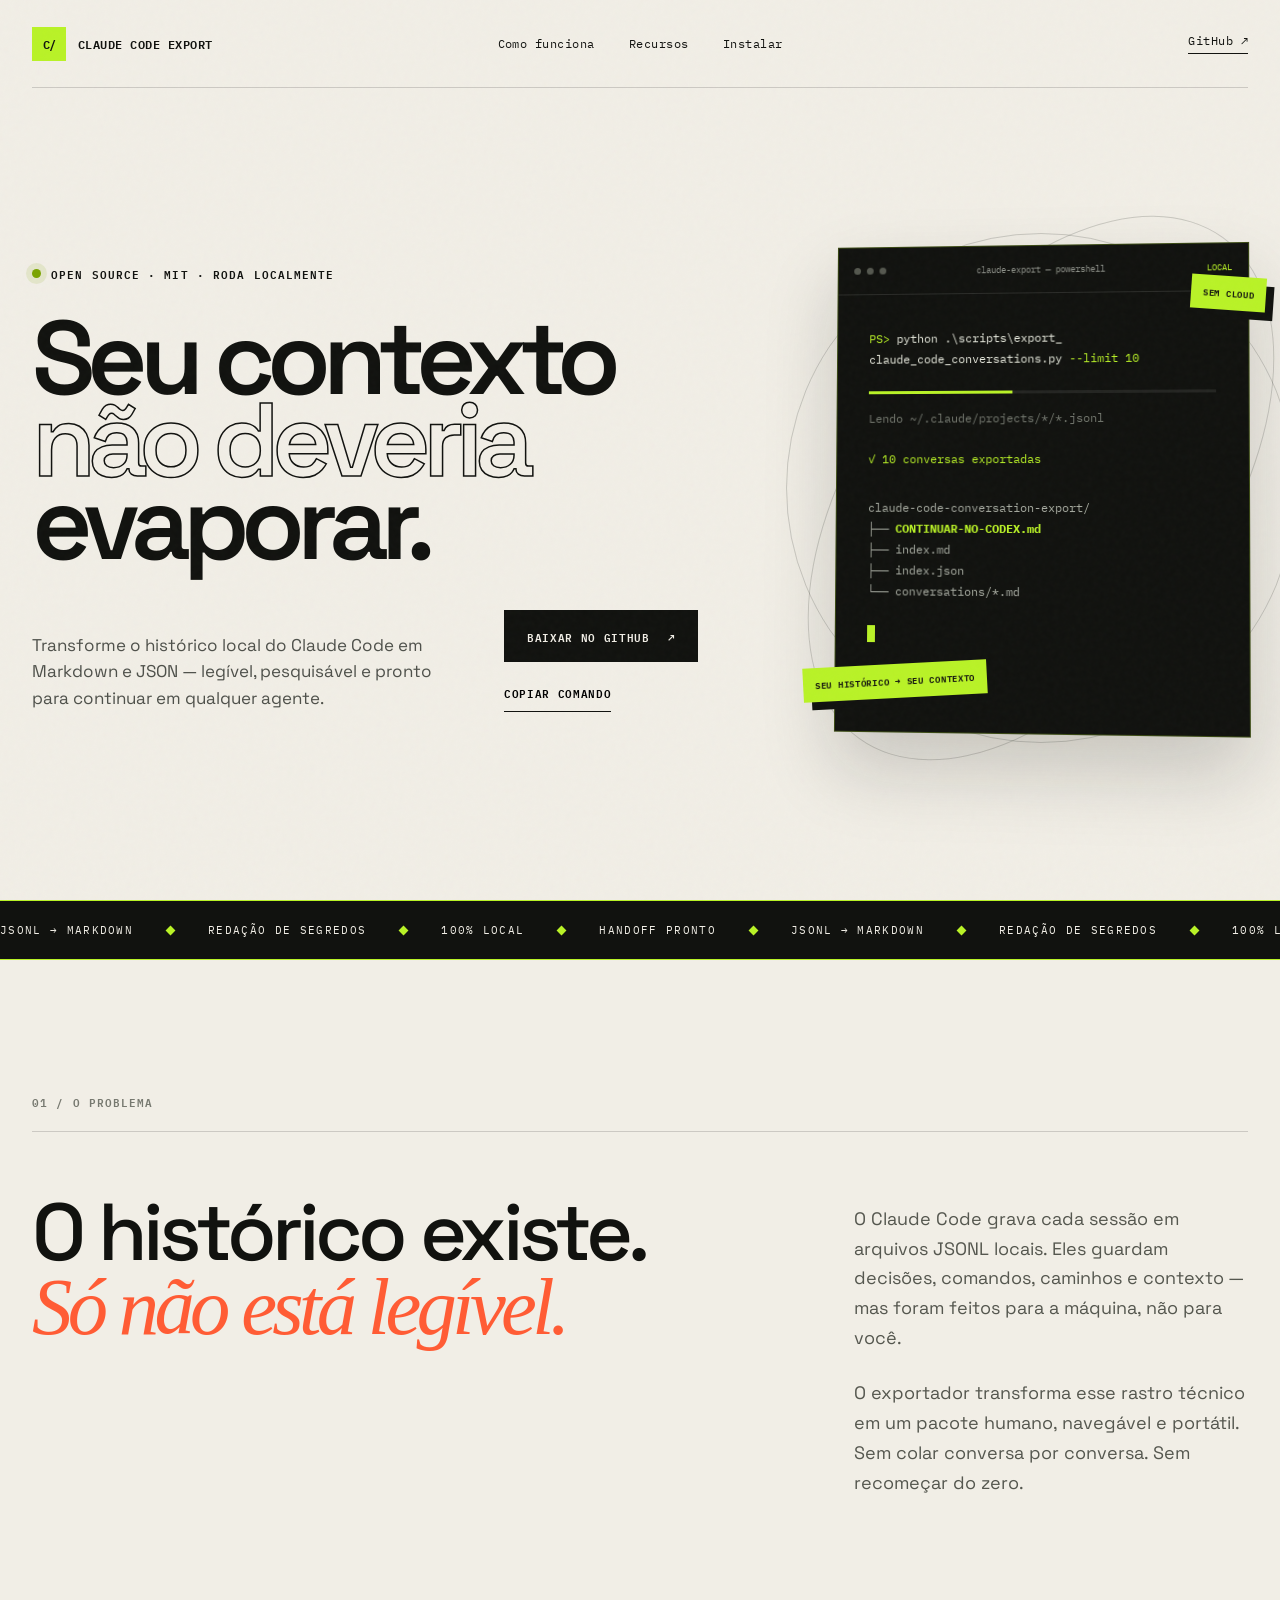
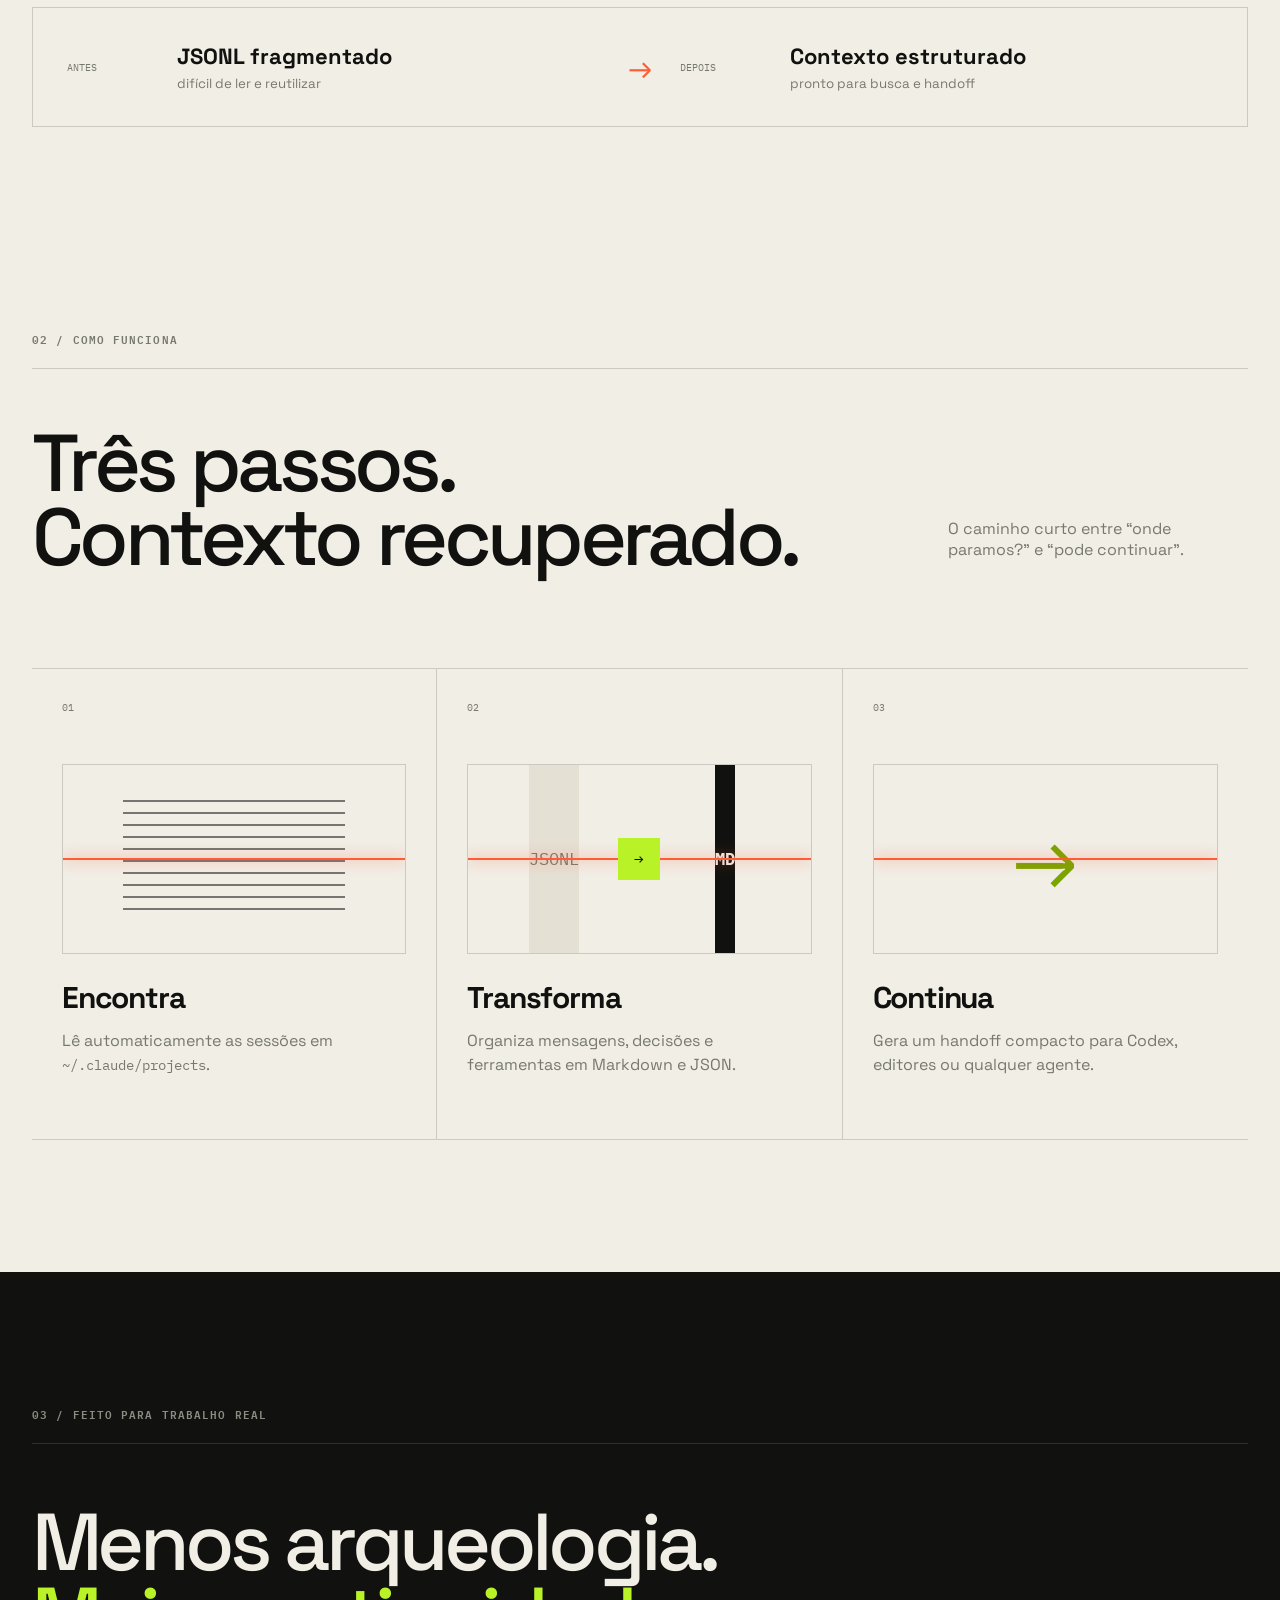
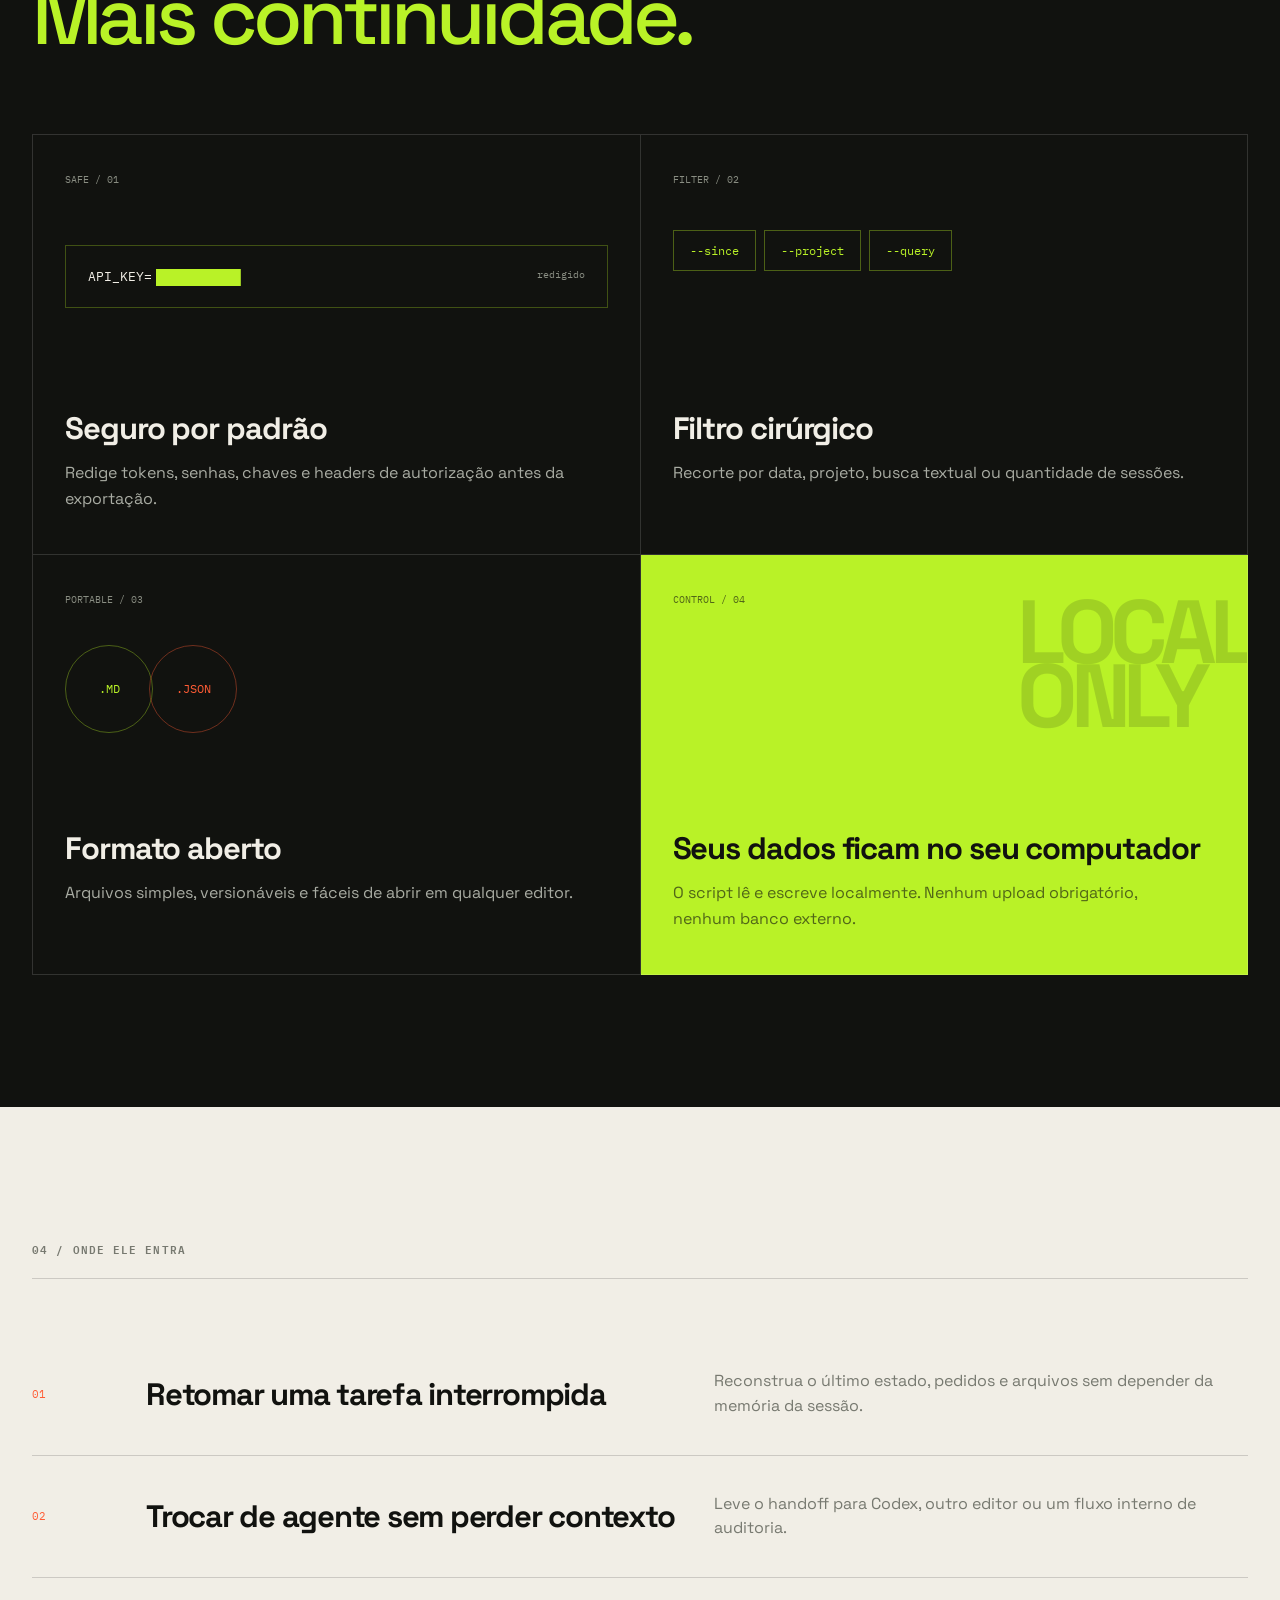
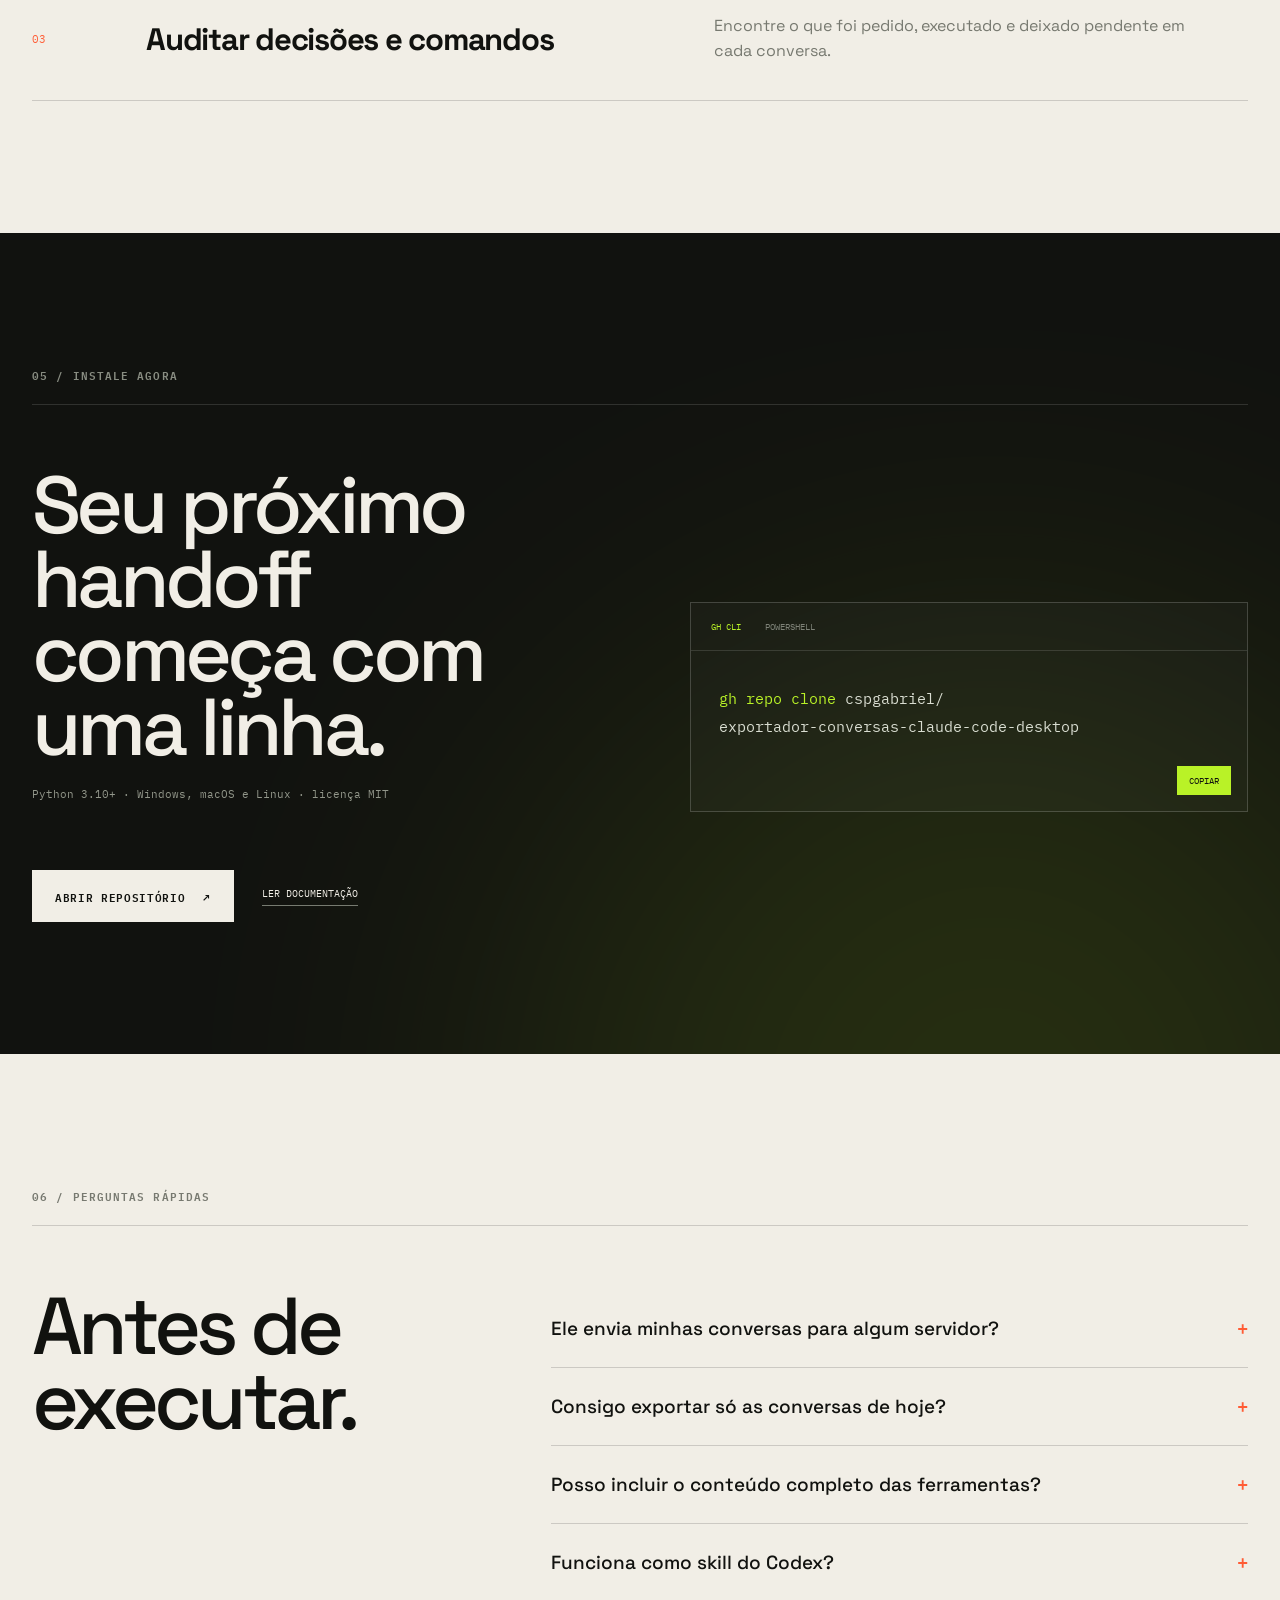
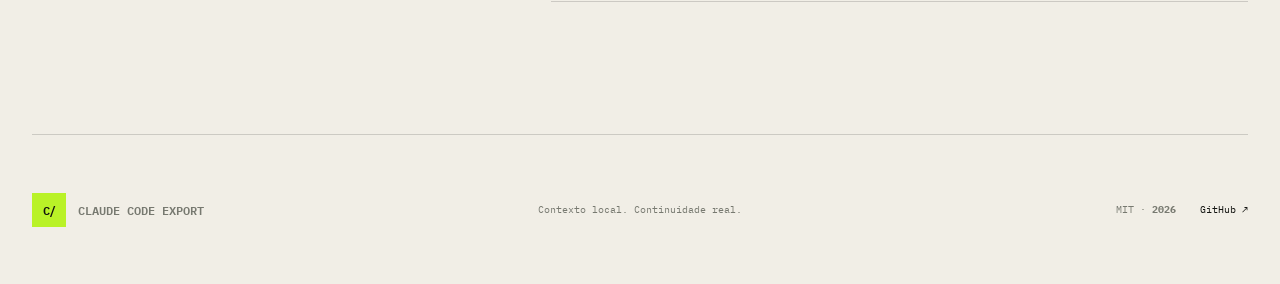
<file: index.html>
<!doctype html>
<html lang="pt-BR">
  <head>
    <meta charset="UTF-8" />
    <meta name="viewport" content="width=device-width, initial-scale=1.0" />
    <meta name="theme-color" content="#10110f" />
    <meta
      name="description"
      content="Exporte conversas do Claude Code Desktop para Markdown e JSON. Recupere contexto, audite decisões e continue o trabalho em qualquer agente."
    />
    <meta property="og:type" content="website" />
    <meta property="og:title" content="Claude Code Export — contexto que continua" />
    <meta
      property="og:description"
      content="Transforme o histórico local do Claude Code em um pacote legível, portátil e pronto para continuar."
    />
    <title>Claude Code Export — contexto que continua</title>
    <link rel="preconnect" href="https://fonts.googleapis.com" />
    <link rel="preconnect" href="https://fonts.gstatic.com" crossorigin />
    <link
      href="https://fonts.googleapis.com/css2?family=IBM+Plex+Mono:wght@400;500;600&family=Space+Grotesk:wght@400;500;600;700&display=swap"
      rel="stylesheet"
    />
    <link rel="stylesheet" href="./styles.css" />
    <script src="./app.js" defer></script>
  </head>
  <body>
    <a class="skip-link" href="#conteudo">Pular para o conteúdo</a>

    <header class="site-header" data-reveal>
      <a class="brand" href="#topo" aria-label="Claude Code Export — início">
        <span class="brand-mark" aria-hidden="true">C/</span>
        <span>CLAUDE CODE EXPORT</span>
      </a>
      <nav aria-label="Navegação principal">
        <a href="#como-funciona">Como funciona</a>
        <a href="#recursos">Recursos</a>
        <a href="#instalar">Instalar</a>
      </nav>
      <a
        class="header-cta"
        href="https://github.com/cspgabriel/exportador-conversas-claude-code-desktop"
        target="_blank"
        rel="noreferrer"
      >GitHub <span aria-hidden="true">↗</span></a>
    </header>

    <main id="conteudo">
      <section class="hero" id="topo">
        <div class="hero-copy">
          <div class="eyebrow" data-reveal>
            <span class="status-dot" aria-hidden="true"></span>
            Open source · MIT · roda localmente
          </div>
          <h1 aria-label="Seu contexto não deveria evaporar">
            <span class="hero-line" data-hero-line>Seu contexto</span>
            <span class="hero-line hero-line-accent" data-hero-line>não deveria</span>
            <span class="hero-line" data-hero-line>evaporar.</span>
          </h1>
          <div class="hero-bottom" data-reveal>
            <p>
              Transforme o histórico local do Claude Code em Markdown e JSON —
              legível, pesquisável e pronto para continuar em qualquer agente.
            </p>
            <div class="hero-actions">
              <a
                class="button button-primary"
                href="https://github.com/cspgabriel/exportador-conversas-claude-code-desktop"
                target="_blank"
                rel="noreferrer"
              >Baixar no GitHub <span aria-hidden="true">↗</span></a>
              <button class="button button-ghost" type="button" data-copy="gh repo clone cspgabriel/exportador-conversas-claude-code-desktop">
                <span data-copy-label>Copiar comando</span>
              </button>
            </div>
          </div>
        </div>

        <div class="terminal-wrap" data-reveal aria-label="Demonstração do exportador">
          <div class="terminal-orbit orbit-one" aria-hidden="true"></div>
          <div class="terminal-orbit orbit-two" aria-hidden="true"></div>
          <div class="terminal">
            <div class="terminal-bar">
              <div class="terminal-dots" aria-hidden="true"><i></i><i></i><i></i></div>
              <span>claude-export — powershell</span>
              <span>LOCAL</span>
            </div>
            <div class="terminal-body">
              <p><span class="prompt">PS&gt;</span> python .\scripts\export_<br />claude_code_conversations.py <span class="flag">--limit 10</span></p>
              <div class="terminal-progress" aria-hidden="true"><span></span></div>
              <p class="terminal-muted">Lendo ~/.claude/projects/*/*.jsonl</p>
              <p class="terminal-success">✓ 10 conversas exportadas</p>
              <div class="file-tree">
                <span>claude-code-conversation-export/</span>
                <span>├── <b>CONTINUAR-NO-CODEX.md</b></span>
                <span>├── index.md</span>
                <span>├── index.json</span>
                <span>└── conversations/*.md</span>
              </div>
              <div class="terminal-cursor" aria-hidden="true"></div>
            </div>
          </div>
          <div class="terminal-note note-top">SEM CLOUD</div>
          <div class="terminal-note note-bottom">SEU HISTÓRICO → SEU CONTEXTO</div>
        </div>
      </section>

      <div class="ticker" aria-label="Principais características">
        <div class="ticker-track">
          <span>JSONL → MARKDOWN</span><i></i><span>REDAÇÃO DE SEGREDOS</span><i></i><span>100% LOCAL</span><i></i><span>HANDOFF PRONTO</span><i></i><span>JSONL → MARKDOWN</span><i></i><span>REDAÇÃO DE SEGREDOS</span><i></i><span>100% LOCAL</span><i></i><span>HANDOFF PRONTO</span>
        </div>
      </div>

      <section class="problem section-shell">
        <div class="section-index" data-reveal>01 / O PROBLEMA</div>
        <div class="problem-grid">
          <h2 data-reveal>O histórico existe.<br /><em>Só não está legível.</em></h2>
          <div class="problem-copy" data-reveal>
            <p>
              O Claude Code grava cada sessão em arquivos JSONL locais. Eles guardam
              decisões, comandos, caminhos e contexto — mas foram feitos para a máquina,
              não para você.
            </p>
            <p>
              O exportador transforma esse rastro técnico em um pacote humano, navegável
              e portátil. Sem colar conversa por conversa. Sem recomeçar do zero.
            </p>
          </div>
        </div>
        <div class="contrast-strip" data-reveal>
          <div><span>ANTES</span><strong>JSONL fragmentado</strong><small>difícil de ler e reutilizar</small></div>
          <div class="contrast-arrow" aria-hidden="true">→</div>
          <div><span>DEPOIS</span><strong>Contexto estruturado</strong><small>pronto para busca e handoff</small></div>
        </div>
      </section>

      <section class="workflow section-shell" id="como-funciona">
        <div class="section-index" data-reveal>02 / COMO FUNCIONA</div>
        <div class="section-heading" data-reveal>
          <h2>Três passos.<br />Contexto recuperado.</h2>
          <p>O caminho curto entre “onde paramos?” e “pode continuar”.</p>
        </div>
        <ol class="steps">
          <li data-reveal>
            <span class="step-number">01</span>
            <div class="step-icon" aria-hidden="true"><span class="scan-lines"></span></div>
            <h3>Encontra</h3>
            <p>Lê automaticamente as sessões em <code>~/.claude/projects</code>.</p>
          </li>
          <li data-reveal>
            <span class="step-number">02</span>
            <div class="step-icon step-transform" aria-hidden="true"><i>JSONL</i><b>MD</b></div>
            <h3>Transforma</h3>
            <p>Organiza mensagens, decisões e ferramentas em Markdown e JSON.</p>
          </li>
          <li data-reveal>
            <span class="step-number">03</span>
            <div class="step-icon step-continue" aria-hidden="true"><span>→</span></div>
            <h3>Continua</h3>
            <p>Gera um handoff compacto para Codex, editores ou qualquer agente.</p>
          </li>
        </ol>
      </section>

      <section class="features section-shell" id="recursos">
        <div class="section-index light" data-reveal>03 / FEITO PARA TRABALHO REAL</div>
        <div class="features-heading" data-reveal>
          <h2>Menos arqueologia.<br /><span>Mais continuidade.</span></h2>
        </div>
        <div class="feature-grid">
          <article class="feature feature-wide" data-reveal>
            <span class="feature-code">SAFE / 01</span>
            <div class="redaction-demo" aria-hidden="true">
              <span>API_KEY=</span><b>████████████</b><i>redigido</i>
            </div>
            <h3>Seguro por padrão</h3>
            <p>Redige tokens, senhas, chaves e headers de autorização antes da exportação.</p>
          </article>
          <article class="feature" data-reveal>
            <span class="feature-code">FILTER / 02</span>
            <div class="filter-stack" aria-hidden="true"><span>--since</span><span>--project</span><span>--query</span></div>
            <h3>Filtro cirúrgico</h3>
            <p>Recorte por data, projeto, busca textual ou quantidade de sessões.</p>
          </article>
          <article class="feature" data-reveal>
            <span class="feature-code">PORTABLE / 03</span>
            <div class="format-pills" aria-hidden="true"><span>.MD</span><span>.JSON</span></div>
            <h3>Formato aberto</h3>
            <p>Arquivos simples, versionáveis e fáceis de abrir em qualquer editor.</p>
          </article>
          <article class="feature feature-wide feature-accent" data-reveal>
            <span class="feature-code">CONTROL / 04</span>
            <div class="local-mark" aria-hidden="true">LOCAL<span>ONLY</span></div>
            <h3>Seus dados ficam no seu computador</h3>
            <p>O script lê e escreve localmente. Nenhum upload obrigatório, nenhum banco externo.</p>
          </article>
        </div>
      </section>

      <section class="use-cases section-shell">
        <div class="section-index" data-reveal>04 / ONDE ELE ENTRA</div>
        <div class="use-case-list">
          <article data-reveal><span>01</span><h3>Retomar uma tarefa interrompida</h3><p>Reconstrua o último estado, pedidos e arquivos sem depender da memória da sessão.</p></article>
          <article data-reveal><span>02</span><h3>Trocar de agente sem perder contexto</h3><p>Leve o handoff para Codex, outro editor ou um fluxo interno de auditoria.</p></article>
          <article data-reveal><span>03</span><h3>Auditar decisões e comandos</h3><p>Encontre o que foi pedido, executado e deixado pendente em cada conversa.</p></article>
        </div>
      </section>

      <section class="install section-shell" id="instalar">
        <div class="install-glow" aria-hidden="true"></div>
        <div class="section-index light" data-reveal>05 / INSTALE AGORA</div>
        <div class="install-grid">
          <div data-reveal>
            <h2>Seu próximo handoff<br />começa com uma linha.</h2>
            <p>Python 3.10+ · Windows, macOS e Linux · licença MIT</p>
          </div>
          <div class="command-card" data-reveal>
            <div class="command-tabs"><span>GH CLI</span><span>POWERSHELL</span></div>
            <code><span>gh repo clone</span> cspgabriel/<br />exportador-conversas-claude-code-desktop</code>
            <button type="button" data-copy="gh repo clone cspgabriel/exportador-conversas-claude-code-desktop"><span data-copy-label>Copiar</span></button>
          </div>
        </div>
        <div class="install-actions" data-reveal>
          <a class="button button-light" href="https://github.com/cspgabriel/exportador-conversas-claude-code-desktop" target="_blank" rel="noreferrer">Abrir repositório <span aria-hidden="true">↗</span></a>
          <a class="text-link" href="https://github.com/cspgabriel/exportador-conversas-claude-code-desktop#uso-rapido" target="_blank" rel="noreferrer">Ler documentação</a>
        </div>
      </section>

      <section class="faq section-shell">
        <div class="section-index" data-reveal>06 / PERGUNTAS RÁPIDAS</div>
        <div class="faq-grid">
          <h2 data-reveal>Antes de<br />executar.</h2>
          <div class="faq-list">
            <details data-reveal><summary>Ele envia minhas conversas para algum servidor?<span>+</span></summary><p>Não. A leitura e a geração dos arquivos acontecem localmente no seu computador.</p></details>
            <details data-reveal><summary>Consigo exportar só as conversas de hoje?<span>+</span></summary><p>Sim. Use <code>--since AAAA-MM-DD</code> e combine com projeto, busca ou limite.</p></details>
            <details data-reveal><summary>Posso incluir o conteúdo completo das ferramentas?<span>+</span></summary><p>Sim. O preset <code>full</code> inclui resultados completos, sem redação e sem corte — use apenas em pasta privada.</p></details>
            <details data-reveal><summary>Funciona como skill do Codex?<span>+</span></summary><p>Sim. O repositório inclui um <code>SKILL.md</code> pronto para instalação na pasta de skills.</p></details>
          </div>
        </div>
      </section>
    </main>

    <footer>
      <a class="brand" href="#topo"><span class="brand-mark">C/</span><span>CLAUDE CODE EXPORT</span></a>
      <p>Contexto local. Continuidade real.</p>
      <div><span>MIT · <b data-year>2026</b></span><a href="https://github.com/cspgabriel/exportador-conversas-claude-code-desktop" target="_blank" rel="noreferrer">GitHub ↗</a></div>
    </footer>
  </body>
</html>
</file>
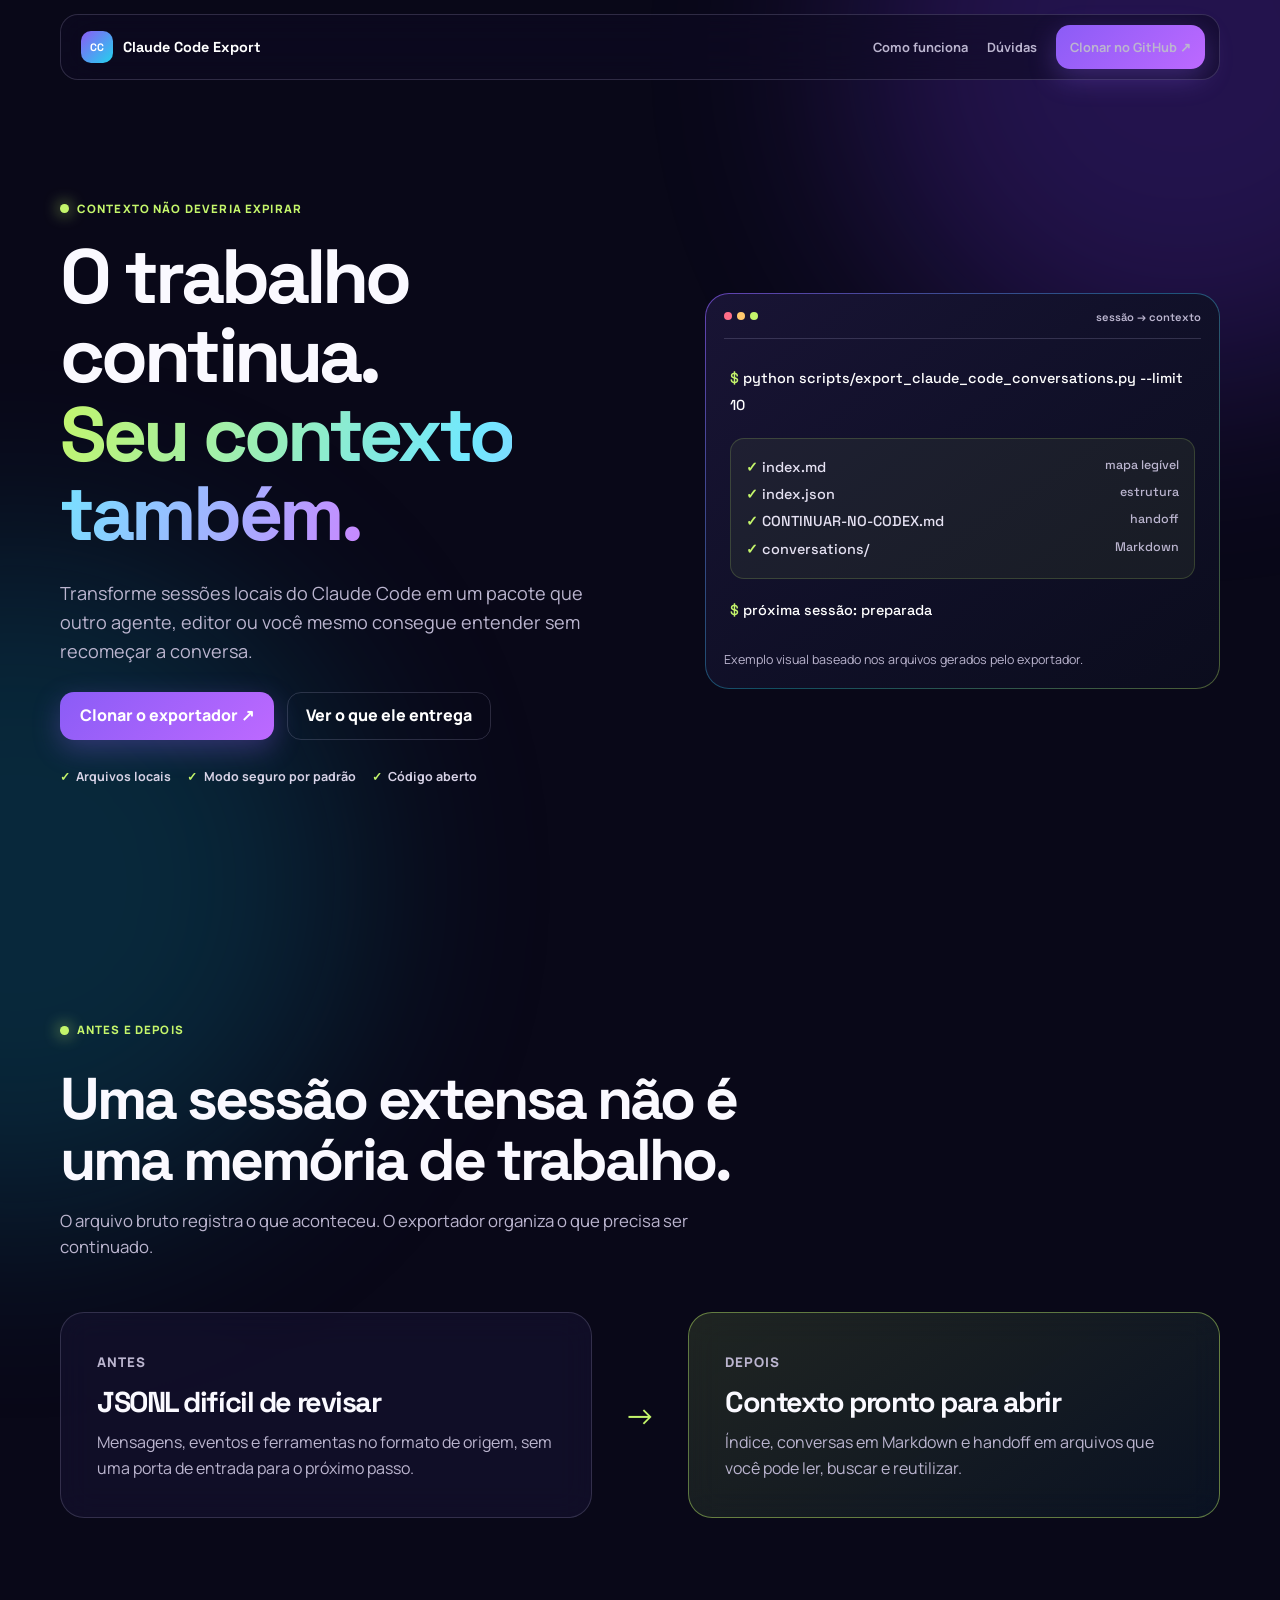
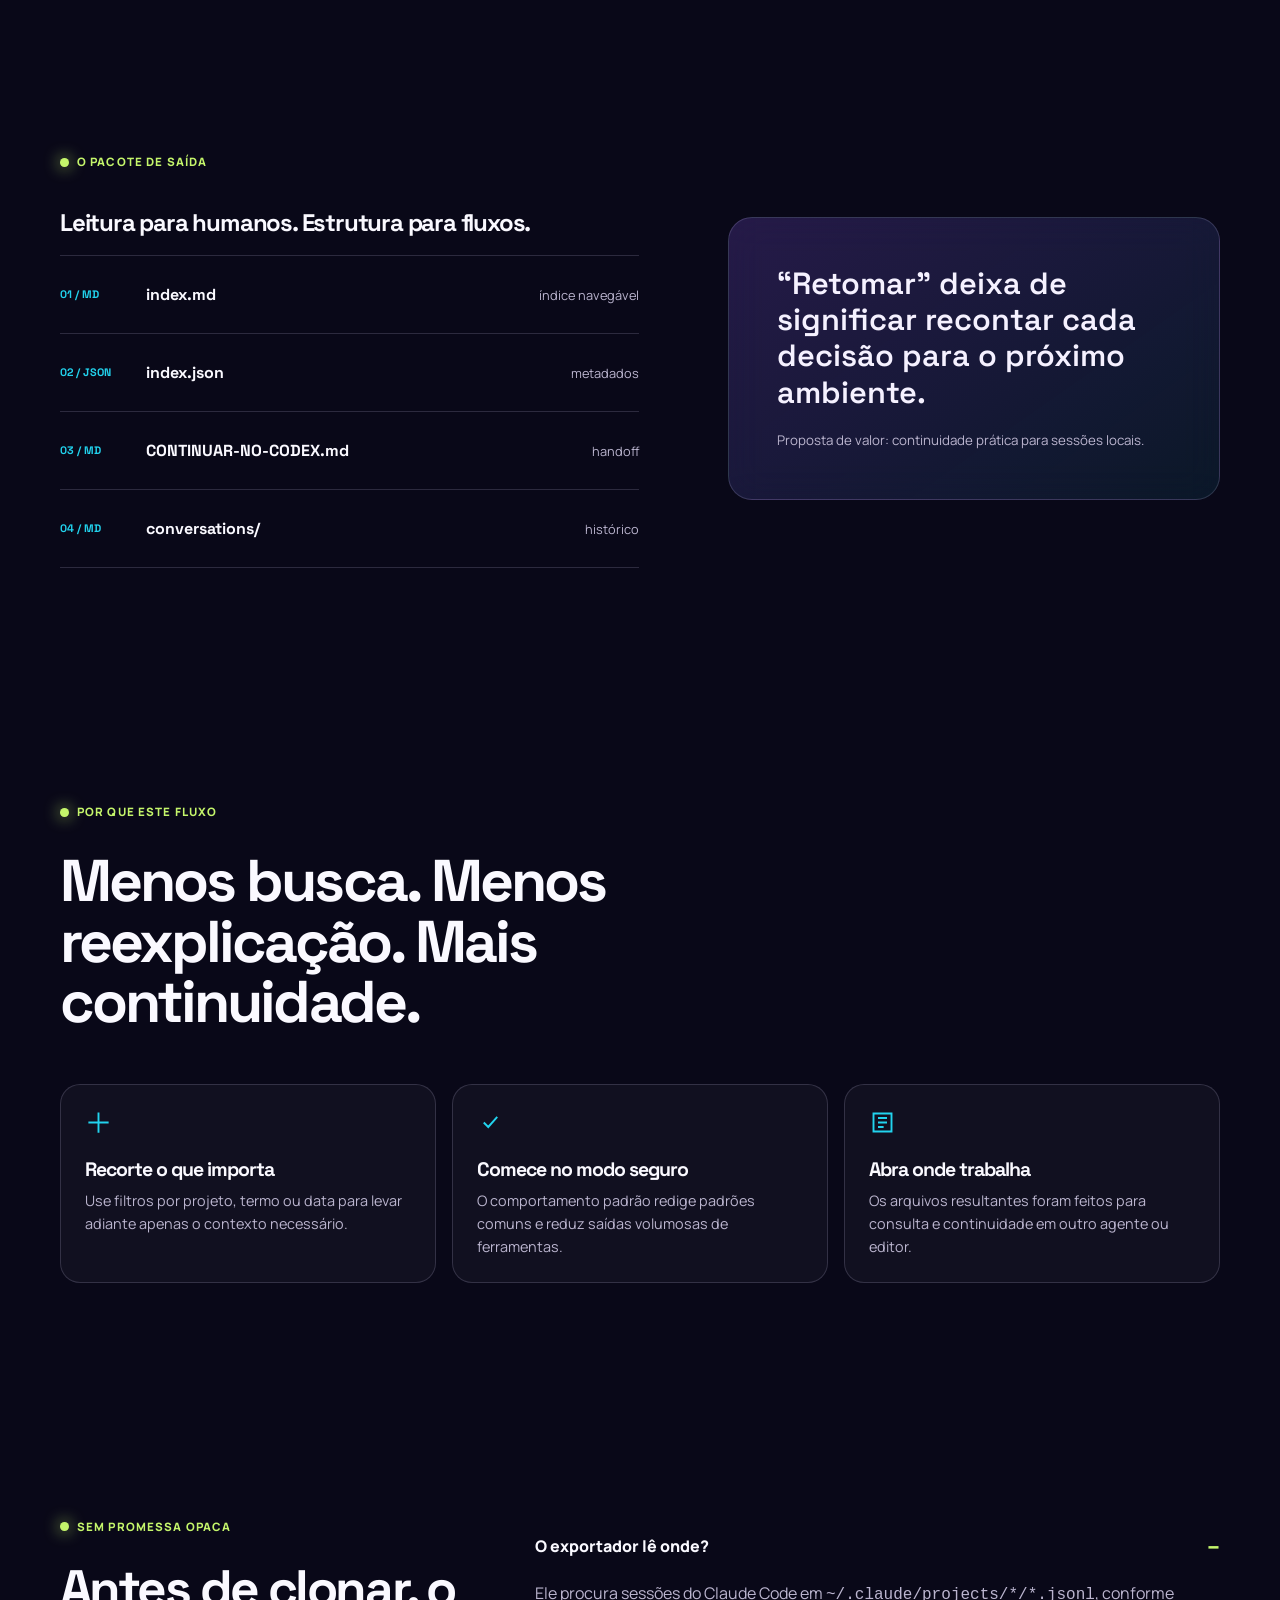
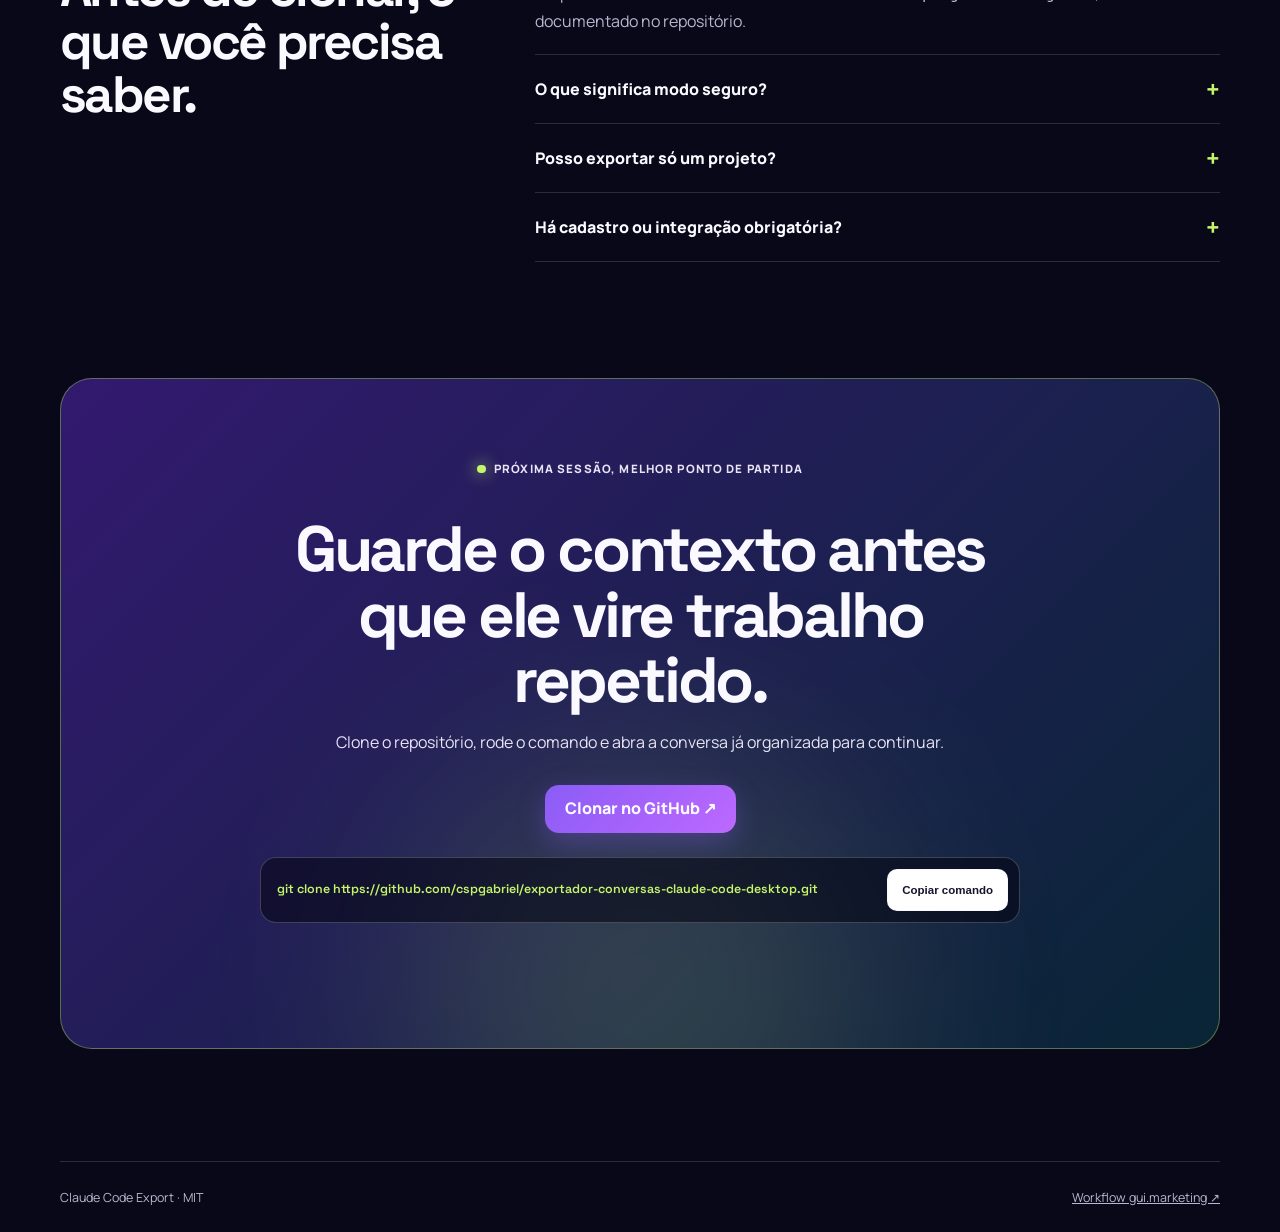
<file: guimkt-lp/index.html>
<!doctype html>
<html lang="pt-BR">
<head>
  <meta charset="utf-8">
  <meta name="viewport" content="width=device-width, initial-scale=1">
  <meta name="description" content="Exporte sessões locais do Claude Code para Markdown, índice e handoff continuável.">
  <title>Claude Code Export — seu contexto continua</title>
  <link rel="preconnect" href="https://fonts.googleapis.com">
  <link rel="preconnect" href="https://fonts.gstatic.com" crossorigin>
  <link href="https://fonts.googleapis.com/css2?family=Manrope:wght@400;500;600;700;800&family=Space+Grotesk:wght@500;600;700&display=swap" rel="stylesheet">
  <style>
    :root{--bg:#090818;--surface:rgba(23,19,50,.58);--stroke:rgba(218,211,255,.17);--text:#faf9ff;--muted:#bbb5cf;--violet:#8b5cf6;--cyan:#22d3ee;--lime:#c4f56b;--radius:24px}*{box-sizing:border-box}html{scroll-behavior:smooth}body{margin:0;min-width:320px;background:var(--bg);color:var(--text);font:16px/1.6 Manrope,Arial,sans-serif;overflow-x:hidden}body:before,body:after{content:"";position:fixed;z-index:-1;width:42rem;height:42rem;border-radius:50%;filter:blur(105px);opacity:.25;pointer-events:none}body:before{background:#7436eb;top:-18rem;right:-15rem}body:after{background:#0889a4;left:-20rem;bottom:-20rem}.skip{position:absolute;left:1rem;top:-5rem;background:var(--lime);color:#111020;padding:.7rem 1rem;font-weight:800;z-index:10}.skip:focus{top:1rem}a,button{cursor:pointer}a:focus-visible,button:focus-visible,summary:focus-visible{outline:3px solid var(--lime);outline-offset:4px}.nav{position:sticky;top:14px;z-index:5;display:flex;align-items:center;justify-content:space-between;gap:1rem;width:min(1160px,calc(100% - 32px));min-height:64px;margin:14px auto 0;padding:10px 14px 10px 20px;background:rgba(15,12,35,.58);border:1px solid var(--stroke);border-radius:18px;backdrop-filter:blur(20px)}.brand{display:flex;align-items:center;gap:.65rem;color:#fff;text-decoration:none;font:700 .9rem/1 "Space Grotesk",sans-serif}.brand-mark{display:grid;place-items:center;width:32px;height:32px;border-radius:10px;background:linear-gradient(135deg,var(--violet),var(--cyan));font-size:.67rem}.nav-links{display:flex;align-items:center;gap:1.2rem}.nav-links a{display:inline-flex;align-items:center;min-height:44px;color:var(--muted);font-size:.8rem;font-weight:700;text-decoration:none}.nav-links a:hover{color:#fff}.nav-cta,.cta{display:inline-flex;align-items:center;justify-content:center;min-height:48px;padding:0 20px;border:0;border-radius:14px;background:linear-gradient(135deg,var(--violet),#bd69ff);box-shadow:0 9px 28px rgba(139,92,246,.32);color:#fff;font-weight:800;text-decoration:none;transition:transform .2s ease,box-shadow .2s ease}.nav-cta:hover,.cta:hover{transform:translateY(-2px);box-shadow:0 14px 32px rgba(139,92,246,.48)}.nav-cta{min-height:40px;padding:0 14px;font-size:.78rem}.shell{width:min(1160px,calc(100% - 32px));margin:auto}.hero{display:grid;grid-template-columns:minmax(0,1.05fr) minmax(360px,.95fr);gap:clamp(2rem,6vw,6rem);align-items:center;min-height:calc(100vh - 92px);padding:clamp(4rem,9vw,8rem) 0}.eyebrow{display:inline-flex;align-items:center;gap:.5rem;margin:0 0 1.2rem;color:var(--lime);font-size:.72rem;font-weight:800;letter-spacing:.1em;text-transform:uppercase}.eyebrow:before{content:"";width:.55rem;height:.55rem;border-radius:50%;background:var(--lime);box-shadow:0 0 16px var(--lime)}h1,h2,h3{font-family:"Space Grotesk",sans-serif;letter-spacing:-.05em;line-height:1.03}h1{max-width:720px;margin:0;font-size:clamp(3rem,6vw,5.8rem)}.grad{background:linear-gradient(110deg,#c4f56b,#71e8ff 55%,#c987ff);background-clip:text;-webkit-background-clip:text;color:transparent}.hero-copy>p:not(.eyebrow){max-width:560px;margin:1.6rem 0;color:var(--muted);font-size:1.13rem}.hero-actions{display:flex;flex-wrap:wrap;gap:.8rem;align-items:center}.ghost{display:inline-flex;align-items:center;justify-content:center;min-height:48px;padding:0 18px;border:1px solid var(--stroke);border-radius:14px;color:#fff;font-weight:800;text-decoration:none}.ghost:hover{background:rgba(255,255,255,.06)}.proofline{display:flex;flex-wrap:wrap;gap:.6rem 1rem;margin:1.7rem 0 0;padding:0;list-style:none;color:#d7d2e6;font-size:.78rem;font-weight:700}.proofline li:before{content:"✓";margin-right:.4rem;color:var(--lime)}.terminal{position:relative;overflow:hidden;padding:1px;border-radius:var(--radius);background:linear-gradient(135deg,rgba(139,92,246,.7),rgba(34,211,238,.35),rgba(196,245,107,.36))}.terminal-inner{padding:18px;background:linear-gradient(145deg,rgba(23,19,50,.98),rgba(10,11,29,.98));border-radius:calc(var(--radius) - 1px)}.terminal-top{display:flex;justify-content:space-between;gap:.8rem;padding-bottom:15px;border-bottom:1px solid var(--stroke);color:var(--muted);font:600 .7rem/1 "Space Grotesk",sans-serif}.dots{display:flex;gap:5px}.dots span{width:8px;height:8px;border-radius:50%;background:#ff6d88}.dots span:nth-child(2){background:#ffc96d}.dots span:nth-child(3){background:var(--lime)}.terminal-body{padding:26px 6px 12px;font:500 clamp(.72rem,1.25vw,.9rem)/1.9 "Space Grotesk",monospace}.prompt{color:var(--lime)}.command{color:#fff}.out{margin:18px 0;padding:15px;border:1px solid rgba(196,245,107,.18);border-radius:14px;background:rgba(196,245,107,.06)}.out div{display:flex;justify-content:space-between;gap:1rem;color:#e5e1f2}.out div span:last-child{color:var(--muted);font-size:.78rem}.check{color:var(--lime)}.terminal-caption{margin:14px 0 0;color:var(--muted);font-size:.78rem}.section{padding:clamp(4rem,9vw,8rem) 0}.section-header{max-width:720px;margin-bottom:3.2rem}.section-header h2{margin:.65rem 0 0;font-size:clamp(2.25rem,4.6vw,4.25rem)}.section-header p:last-child{color:var(--muted);font-size:1.05rem}.before-after{display:grid;grid-template-columns:1fr 64px 1fr;align-items:stretch;gap:1rem}.state{padding:clamp(1.4rem,3vw,2.25rem);border:1px solid var(--stroke);border-radius:var(--radius);background:var(--surface);backdrop-filter:blur(16px)}.state small{color:var(--muted);font-weight:800;letter-spacing:.08em}.state h3{margin:.8rem 0;font-size:1.8rem}.state p{margin:0;color:var(--muted)}.state.after{border-color:rgba(196,245,107,.44);background:linear-gradient(145deg,rgba(196,245,107,.12),rgba(34,211,238,.05))}.arrow{display:grid;place-items:center;color:var(--lime);font-size:2rem}.outputs{display:grid;grid-template-columns:1fr .85fr;gap:clamp(2rem,7vw,6rem);align-items:center}.file-list{margin:0;padding:0;border-top:1px solid var(--stroke);list-style:none}.file-list li{display:grid;grid-template-columns:70px 1fr auto;gap:1rem;align-items:center;min-height:78px;border-bottom:1px solid var(--stroke)}.file-list b{font-family:"Space Grotesk",sans-serif}.file-list span:first-child{color:var(--cyan);font:700 .68rem/1 "Space Grotesk",sans-serif}.file-list span:last-child{color:var(--muted);font-size:.8rem}.insight{position:relative;padding:clamp(1.5rem,4vw,3rem);border:1px solid var(--stroke);border-radius:var(--radius);background:linear-gradient(145deg,rgba(139,92,246,.22),rgba(34,211,238,.08));backdrop-filter:blur(18px)}.insight p{margin:0;color:#f5f1ff;font:600 clamp(1.35rem,2.4vw,2.1rem)/1.18 "Space Grotesk",sans-serif}.insight small{display:block;margin-top:1.2rem;color:var(--muted)}.benefits{display:grid;grid-template-columns:repeat(3,1fr);gap:1rem}.benefit{padding:1.5rem;border:1px solid var(--stroke);border-radius:20px;background:rgba(255,255,255,.035)}.benefit svg{width:27px;height:27px;fill:none;stroke:var(--cyan);stroke-width:1.7}.benefit h3{margin:1rem 0 .55rem;font-size:1.22rem}.benefit p{margin:0;color:var(--muted);font-size:.9rem}.faq{display:grid;grid-template-columns:.75fr 1.25fr;gap:4rem;align-items:start}.faq h2{margin:.5rem 0;font-size:clamp(2.3rem,4vw,3.8rem)}details{border-bottom:1px solid var(--stroke)}summary{display:flex;align-items:center;justify-content:space-between;gap:1rem;min-height:68px;cursor:pointer;font-weight:800;list-style:none}summary::-webkit-details-marker{display:none}summary:after{content:"+";color:var(--lime);font-size:1.5rem}details[open] summary:after{content:"−"}details p{max-width:680px;margin:0 0 20px;color:var(--muted)}.cta-panel{position:relative;overflow:hidden;margin:0 0 7rem;padding:clamp(2rem,6vw,5.5rem);border:1px solid rgba(196,245,107,.38);border-radius:32px;background:linear-gradient(135deg,rgba(88,42,190,.53),rgba(10,69,85,.48));text-align:center}.cta-panel:before{content:"";position:absolute;inset:auto auto -11rem 50%;width:30rem;height:30rem;border-radius:50%;background:var(--lime);filter:blur(110px);opacity:.15;transform:translateX(-50%)}.cta-panel>*{position:relative}.cta-panel h2{max-width:800px;margin:.6rem auto 1rem;font-size:clamp(2.3rem,5vw,5.1rem)}.cta-panel p{max-width:620px;margin:0 auto 1.8rem;color:#e9e4f5}.command-box{display:grid;grid-template-columns:1fr auto;gap:.8rem;align-items:center;max-width:760px;margin:1.5rem auto 0;padding:11px 11px 11px 16px;border:1px solid rgba(255,255,255,.2);border-radius:16px;background:rgba(5,5,18,.55);text-align:left}.command-box code{min-width:0;overflow-wrap:anywhere;color:var(--lime);font:600 .78rem/1.5 "Space Grotesk",monospace}.copy{min-height:42px;padding:0 14px;border:1px solid var(--stroke);border-radius:10px;background:#fff;color:#16122c;font-size:.72rem;font-weight:800}.copy:hover{background:var(--lime)}.status{min-height:1.2rem;margin:9px 0 0;color:var(--lime);font-size:.75rem}.footer{display:flex;justify-content:space-between;gap:1rem;padding:26px 0;border-top:1px solid var(--stroke);color:var(--muted);font-size:.78rem}.footer a{color:var(--muted)}[data-animate]{opacity:0;transform:translateY(16px);transition:opacity .55s ease,transform .55s ease}[data-animate].show{opacity:1;transform:none}@media(max-width:820px){.nav-links a:not(.nav-cta){display:none}.hero,.outputs,.faq{grid-template-columns:1fr}.hero{min-height:auto}.before-after{grid-template-columns:1fr;gap:.7rem}.arrow{height:38px;transform:rotate(90deg)}.benefits{grid-template-columns:1fr}.faq{gap:2rem}.terminal{max-width:630px}.footer{display:grid}.section{padding:4.5rem 0}}@media(max-width:520px){.nav{width:calc(100% - 20px);padding-left:12px}.brand{font-size:.75rem}.nav-cta{padding:0 10px;font-size:.67rem}.shell{width:calc(100% - 32px)}.hero{padding:4rem 0 4.5rem}h1{font-size:clamp(2.75rem,14vw,4rem)}.file-list li{grid-template-columns:44px 1fr}.file-list span:last-child{grid-column:2}.command-box{grid-template-columns:1fr}.copy{justify-self:start}.cta-panel{margin-bottom:4rem;padding:2.5rem 1.1rem}.proofline{display:grid;gap:.4rem}}@media(prefers-reduced-motion:reduce){html{scroll-behavior:auto}[data-animate]{opacity:1;transform:none;transition:none}.nav-cta,.cta{transition:none}}
  </style>
</head>
<body>
  <a class="skip" href="#conteudo">Pular para o conteúdo</a>
  <nav class="nav" aria-label="Navegação principal"><a class="brand" href="#inicio"><span class="brand-mark" aria-hidden="true">CC</span>Claude Code Export</a><div class="nav-links"><a href="#como-funciona">Como funciona</a><a href="#faq">Dúvidas</a><a class="nav-cta" href="https://github.com/cspgabriel/exportador-conversas-claude-code-desktop" target="_blank" rel="noreferrer">Clonar no GitHub ↗</a></div></nav>
  <main id="conteudo"><div class="shell">
    <section class="hero" id="inicio"><div class="hero-copy" data-animate><p class="eyebrow">Contexto não deveria expirar</p><h1>O trabalho continua.<br><span class="grad">Seu contexto também.</span></h1><p>Transforme sessões locais do Claude Code em um pacote que outro agente, editor ou você mesmo consegue entender sem recomeçar a conversa.</p><div class="hero-actions"><a class="cta" href="https://github.com/cspgabriel/exportador-conversas-claude-code-desktop" target="_blank" rel="noreferrer">Clonar o exportador ↗</a><a class="ghost" href="#como-funciona">Ver o que ele entrega</a></div><ul class="proofline"><li>Arquivos locais</li><li>Modo seguro por padrão</li><li>Código aberto</li></ul></div>
      <div class="terminal" data-animate><div class="terminal-inner"><div class="terminal-top"><div class="dots" aria-hidden="true"><span></span><span></span><span></span></div><span>sessão → contexto</span></div><div class="terminal-body"><div><span class="prompt">$</span> <span class="command">python scripts/export_claude_code_conversations.py --limit 10</span></div><div class="out"><div><span><b class="check">✓</b> index.md</span><span>mapa legível</span></div><div><span><b class="check">✓</b> index.json</span><span>estrutura</span></div><div><span><b class="check">✓</b> CONTINUAR-NO-CODEX.md</span><span>handoff</span></div><div><span><b class="check">✓</b> conversations/</span><span>Markdown</span></div></div><div><span class="prompt">$</span> <span class="command">próxima sessão: preparada</span></div></div><p class="terminal-caption">Exemplo visual baseado nos arquivos gerados pelo exportador.</p></div></div></section>
    <section class="section" id="como-funciona"><div class="section-header" data-animate><p class="eyebrow">Antes e depois</p><h2>Uma sessão extensa não é uma memória de trabalho.</h2><p>O arquivo bruto registra o que aconteceu. O exportador organiza o que precisa ser continuado.</p></div><div class="before-after"><article class="state" data-animate><small>ANTES</small><h3>JSONL difícil de revisar</h3><p>Mensagens, eventos e ferramentas no formato de origem, sem uma porta de entrada para o próximo passo.</p></article><div class="arrow" aria-hidden="true">→</div><article class="state after" data-animate><small>DEPOIS</small><h3>Contexto pronto para abrir</h3><p>Índice, conversas em Markdown e handoff em arquivos que você pode ler, buscar e reutilizar.</p></article></div></section>
    <section class="section outputs"><div data-animate><p class="eyebrow">O pacote de saída</p><h2>Leitura para humanos. Estrutura para fluxos.</h2><ul class="file-list"><li><span>01 / MD</span><b>index.md</b><span>índice navegável</span></li><li><span>02 / JSON</span><b>index.json</b><span>metadados</span></li><li><span>03 / MD</span><b>CONTINUAR-NO-CODEX.md</b><span>handoff</span></li><li><span>04 / MD</span><b>conversations/</b><span>histórico</span></li></ul></div><aside class="insight" data-animate><p>“Retomar” deixa de significar recontar cada decisão para o próximo ambiente.</p><small>Proposta de valor: continuidade prática para sessões locais.</small></aside></section>
    <section class="section"><div class="section-header" data-animate><p class="eyebrow">Por que este fluxo</p><h2>Menos busca. Menos reexplicação. Mais continuidade.</h2></div><div class="benefits"><article class="benefit" data-animate><svg viewBox="0 0 24 24" aria-hidden="true"><path d="M12 3v18M3 12h18"/></svg><h3>Recorte o que importa</h3><p>Use filtros por projeto, termo ou data para levar adiante apenas o contexto necessário.</p></article><article class="benefit" data-animate><svg viewBox="0 0 24 24" aria-hidden="true"><path d="M6 12l4 4 8-9"/></svg><h3>Comece no modo seguro</h3><p>O comportamento padrão redige padrões comuns e reduz saídas volumosas de ferramentas.</p></article><article class="benefit" data-animate><svg viewBox="0 0 24 24" aria-hidden="true"><path d="M4 4h16v16H4zM8 8h8M8 12h8M8 16h5"/></svg><h3>Abra onde trabalha</h3><p>Os arquivos resultantes foram feitos para consulta e continuidade em outro agente ou editor.</p></article></div></section>
    <section class="section faq" id="faq"><div data-animate><p class="eyebrow">Sem promessa opaca</p><h2>Antes de clonar, o que você precisa saber.</h2></div><div data-animate><details open><summary>O exportador lê onde?</summary><p>Ele procura sessões do Claude Code em <code>~/.claude/projects/*/*.jsonl</code>, conforme documentado no repositório.</p></details><details><summary>O que significa modo seguro?</summary><p>Por padrão, o exportador redige padrões comuns de tokens, senhas e headers de autorização, omite conteúdo volumoso de tool results e limita mensagens grandes.</p></details><details><summary>Posso exportar só um projeto?</summary><p>Sim. A ferramenta oferece filtros por projeto, termo e data, além de opções para controlar o recorte e a saída.</p></details><details><summary>Há cadastro ou integração obrigatória?</summary><p>Não nesta etapa: a página leva ao repositório e o fluxo documentado é executar o script no seu ambiente local.</p></details></div></section>
    <section class="cta-panel" data-animate><p class="eyebrow">Próxima sessão, melhor ponto de partida</p><h2>Guarde o contexto antes que ele vire trabalho repetido.</h2><p>Clone o repositório, rode o comando e abra a conversa já organizada para continuar.</p><a class="cta" href="https://github.com/cspgabriel/exportador-conversas-claude-code-desktop" target="_blank" rel="noreferrer">Clonar no GitHub ↗</a><div class="command-box"><code id="clone-command">git clone https://github.com/cspgabriel/exportador-conversas-claude-code-desktop.git</code><button class="copy" type="button" data-copy="clone-command">Copiar comando</button></div><p class="status" role="status" aria-live="polite"></p></section>
    <footer class="footer"><span>Claude Code Export · MIT</span><a href="https://gui.marketing/?utm_source=esc-skills&utm_medium=deliverable&utm_campaign=guimkt-landing-page&utm_content=footer" target="_blank" rel="noreferrer">Workflow gui.marketing ↗</a></footer>
  </div></main>
  <script>
    const reduce=matchMedia('(prefers-reduced-motion: reduce)').matches;const items=document.querySelectorAll('[data-animate]');if(reduce||!('IntersectionObserver'in window)){items.forEach(el=>el.classList.add('show'))}else{const observer=new IntersectionObserver(entries=>entries.forEach(entry=>{if(entry.isIntersecting){entry.target.classList.add('show');observer.unobserve(entry.target)}}),{threshold:.14});items.forEach(el=>observer.observe(el))}document.querySelectorAll('[data-copy]').forEach(button=>button.addEventListener('click',async()=>{const source=document.getElementById(button.dataset.copy),status=document.querySelector('.status');try{await navigator.clipboard.writeText(source.textContent.trim());button.textContent='Copiado';status.textContent='Comando copiado para a área de transferência.';setTimeout(()=>button.textContent='Copiar comando',1600)}catch{status.textContent='Selecione o comando para copiar manualmente.'}}));
  </script>
</body>
</html>
</file>
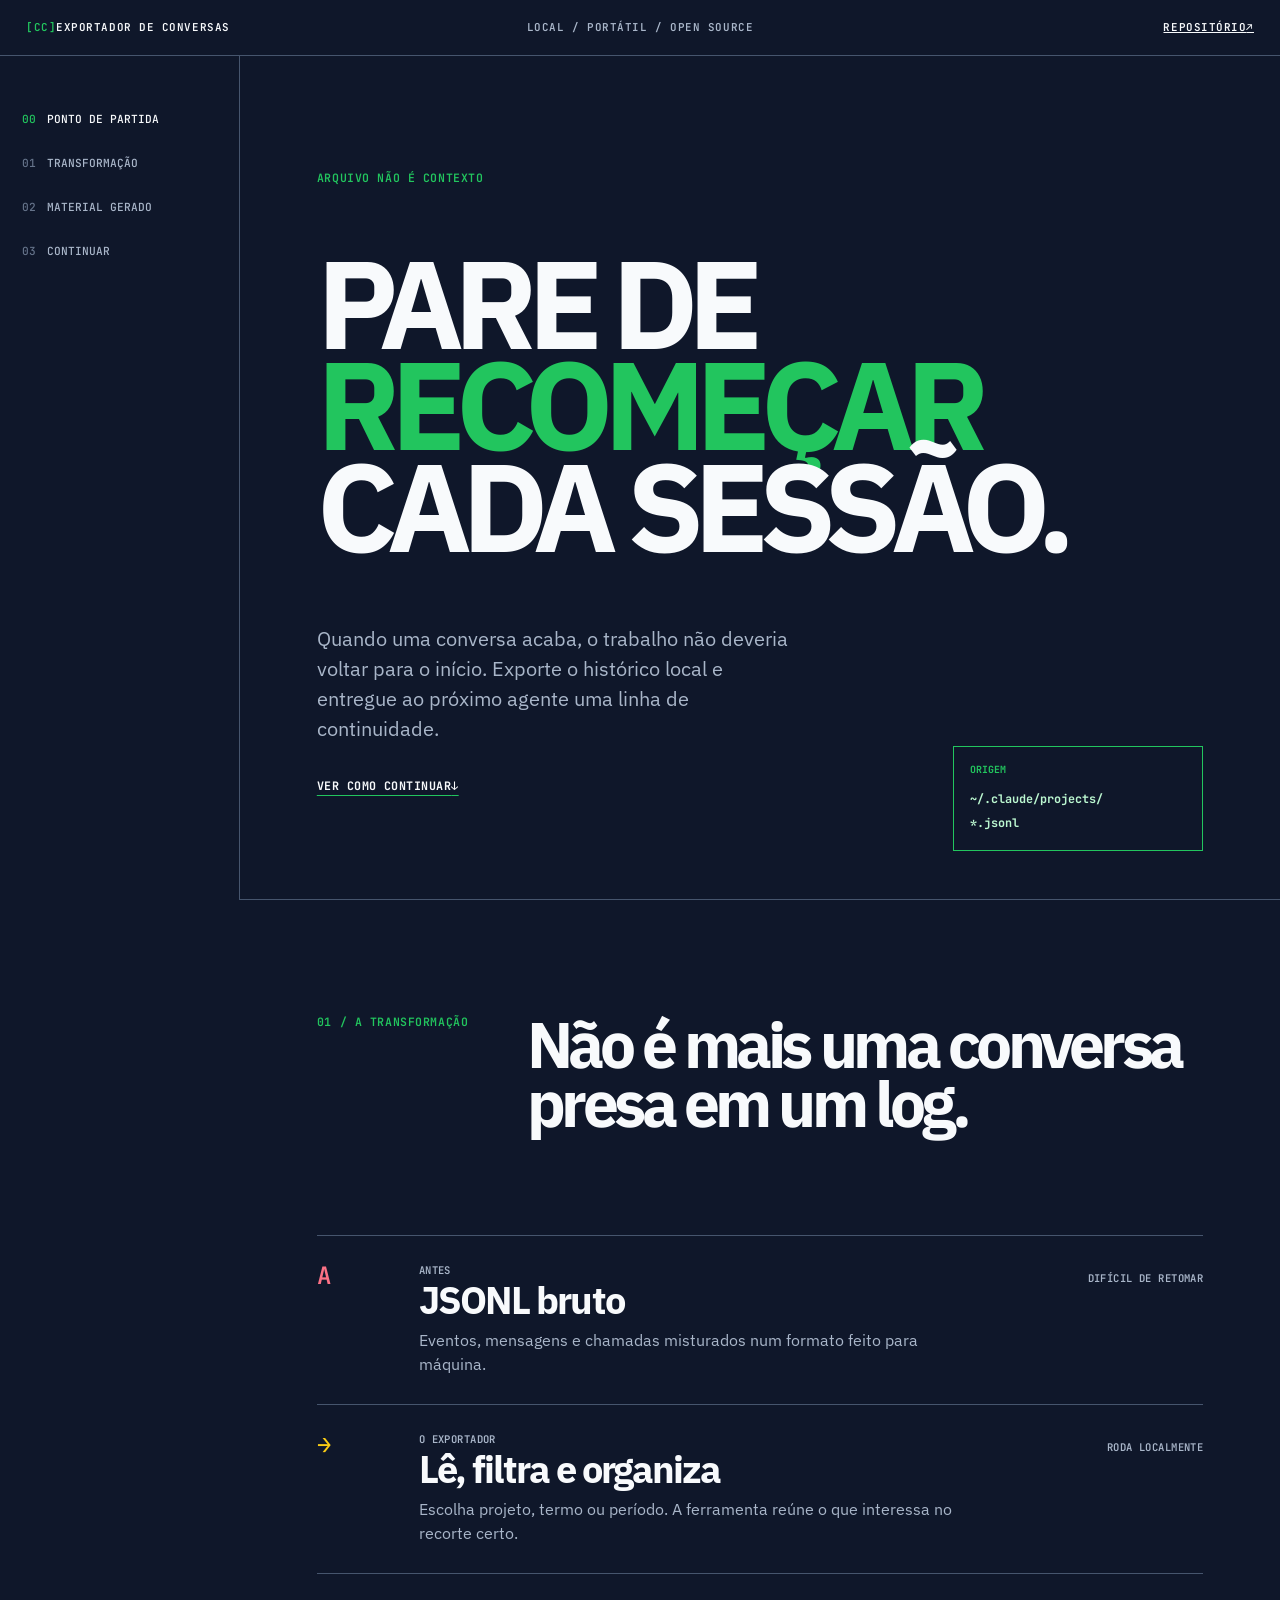
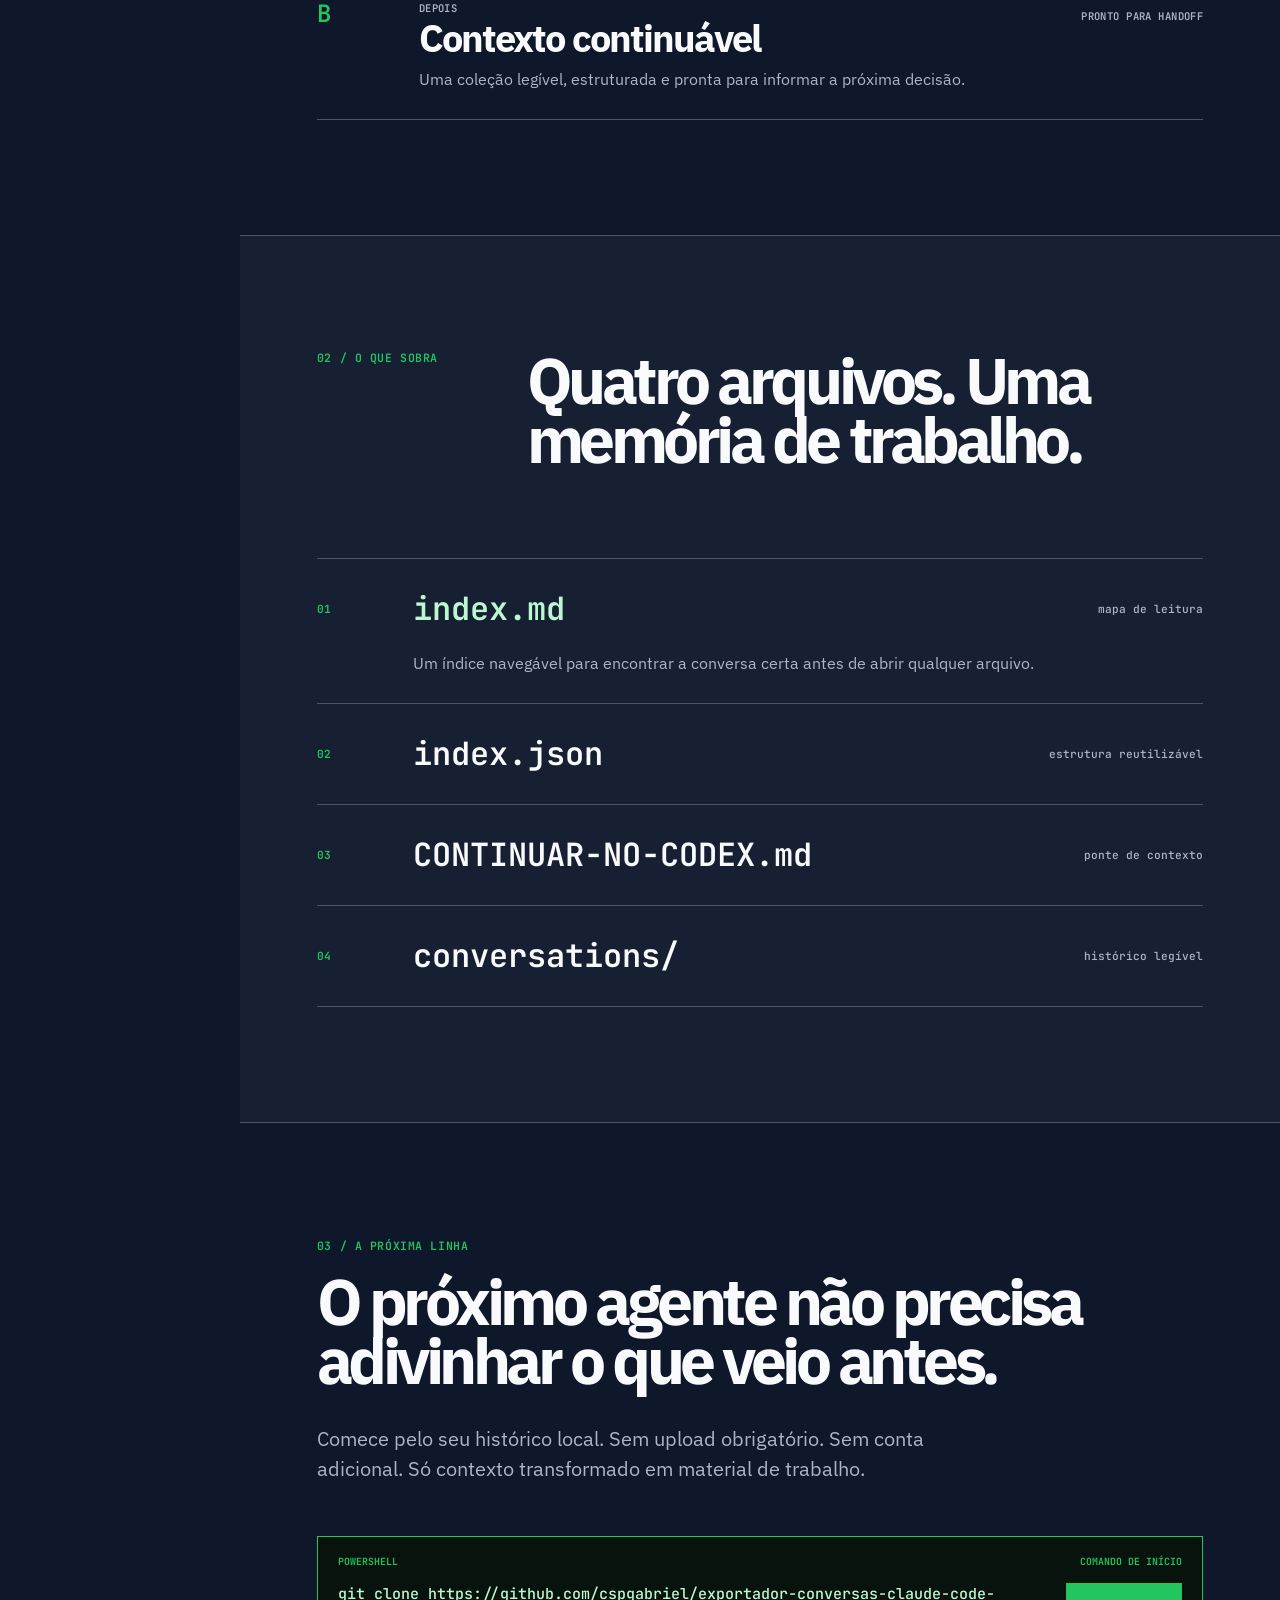
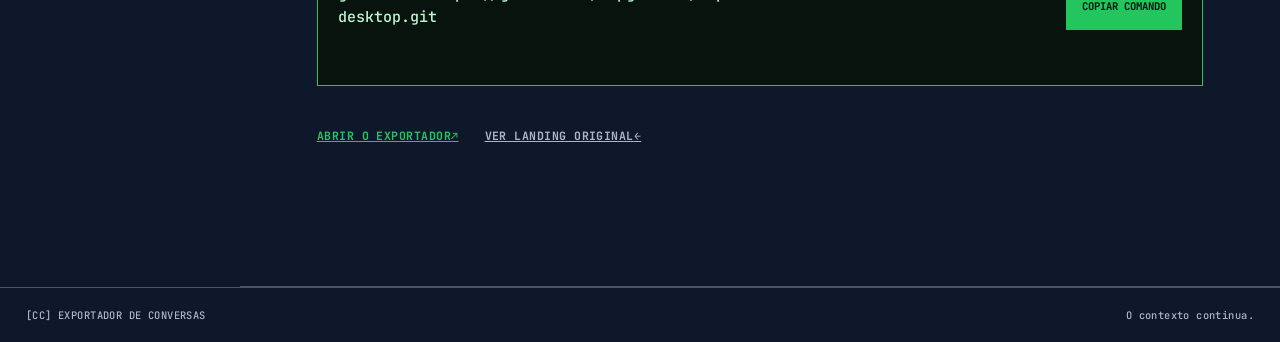
<file: ui-ux-pro-max/index.html>
<!doctype html>
<html lang="pt-BR">
  <head>
    <meta charset="utf-8" />
    <meta name="viewport" content="width=device-width, initial-scale=1" />
    <meta name="description" content="Uma rota de contexto: do JSONL bruto a um handoff que outro agente consegue continuar." />
    <title>Claude Code Export — não recomece do zero</title>
    <link rel="preconnect" href="https://fonts.googleapis.com" />
    <link rel="preconnect" href="https://fonts.gstatic.com" crossorigin />
    <link href="https://fonts.googleapis.com/css2?family=IBM+Plex+Sans:wght@400;500;600;700&family=JetBrains+Mono:wght@400;500;600;700&display=swap" rel="stylesheet" />
    <link rel="stylesheet" href="./styles.css?v=editorial-2" />
    <script defer src="./app.js"></script>
  </head>
  <body>
    <a class="skip-link" href="#conteudo">Pular para o conteúdo</a>
    <header class="topline">
      <a class="wordmark" href="#inicio"><span aria-hidden="true">[CC]</span> EXPORTADOR DE CONVERSAS</a>
      <p>LOCAL / PORTÁTIL / OPEN SOURCE</p>
      <a href="https://github.com/cspgabriel/exportador-conversas-claude-code-desktop" target="_blank" rel="noreferrer">REPOSITÓRIO <span aria-hidden="true">↗</span></a>
    </header>
    <main id="conteudo">
      <aside class="chapter-index" aria-label="Capítulos da página">
        <a class="index-item is-active" href="#inicio"><span>00</span> PONTO DE PARTIDA</a>
        <a class="index-item" href="#transformacao"><span>01</span> TRANSFORMAÇÃO</a>
        <a class="index-item" href="#material"><span>02</span> MATERIAL GERADO</a>
        <a class="index-item" href="#continuar"><span>03</span> CONTINUAR</a>
      </aside>
      <div class="story">
        <section class="opening" id="inicio" aria-labelledby="opening-title">
          <p class="eyebrow">ARQUIVO NÃO É CONTEXTO</p>
          <h1 id="opening-title">PARE DE<br /><span>RECOMEÇAR</span><br />CADA SESSÃO.</h1>
          <div class="opening-note">
            <p>Quando uma conversa acaba, o trabalho não deveria voltar para o início. Exporte o histórico local e entregue ao próximo agente uma linha de continuidade.</p>
            <a class="signal-link" href="#continuar">VER COMO CONTINUAR <span aria-hidden="true">↓</span></a>
          </div>
          <div class="raw-stamp" aria-label="Origem dos dados: arquivos JSONL locais"><span>ORIGEM</span><strong>~/.claude/projects/<br />*.jsonl</strong></div>
        </section>
        <section class="transform" id="transformacao" aria-labelledby="transform-title">
          <div class="chapter-heading"><p class="chapter-no">01 / A TRANSFORMAÇÃO</p><h2 id="transform-title">Não é mais uma conversa presa em um log.</h2></div>
          <div class="conversion-track" aria-label="Etapas de transformação do contexto">
            <article class="track-row raw"><p class="track-code">A</p><div><p class="track-label">ANTES</p><h3>JSONL bruto</h3><p>Eventos, mensagens e chamadas misturados num formato feito para máquina.</p></div><p class="track-tag">DIFÍCIL DE RETOMAR</p></article>
            <article class="track-row process"><p class="track-code">→</p><div><p class="track-label">O EXPORTADOR</p><h3>Lê, filtra e organiza</h3><p>Escolha projeto, termo ou período. A ferramenta reúne o que interessa no recorte certo.</p></div><p class="track-tag">RODA LOCALMENTE</p></article>
            <article class="track-row result"><p class="track-code">B</p><div><p class="track-label">DEPOIS</p><h3>Contexto continuável</h3><p>Uma coleção legível, estruturada e pronta para informar a próxima decisão.</p></div><p class="track-tag">PRONTO PARA HANDOFF</p></article>
          </div>
        </section>
        <section class="manifest" id="material" aria-labelledby="manifest-title">
          <div class="chapter-heading"><p class="chapter-no">02 / O QUE SOBRA</p><h2 id="manifest-title">Quatro arquivos. Uma memória de trabalho.</h2></div>
          <div class="manifest-list">
            <details open><summary><span class="file-no">01</span><strong>index.md</strong><span class="file-role">mapa de leitura</span></summary><p>Um índice navegável para encontrar a conversa certa antes de abrir qualquer arquivo.</p></details>
            <details><summary><span class="file-no">02</span><strong>index.json</strong><span class="file-role">estrutura reutilizável</span></summary><p>Metadados em formato estruturado para fluxos de automação ou auditoria.</p></details>
            <details><summary><span class="file-no">03</span><strong>CONTINUAR-NO-CODEX.md</strong><span class="file-role">ponte de contexto</span></summary><p>Um ponto de partida explícito para o próximo ambiente de trabalho.</p></details>
            <details><summary><span class="file-no">04</span><strong>conversations/</strong><span class="file-role">histórico legível</span></summary><p>Uma conversa por arquivo Markdown, pronta para consulta no seu ritmo.</p></details>
          </div>
        </section>
        <section class="handoff" id="continuar" aria-labelledby="handoff-title">
          <p class="chapter-no">03 / A PRÓXIMA LINHA</p><h2 id="handoff-title">O próximo agente não precisa adivinhar o que veio antes.</h2>
          <p class="handoff-copy">Comece pelo seu histórico local. Sem upload obrigatório. Sem conta adicional. Só contexto transformado em material de trabalho.</p>
          <div class="command-shell"><div class="command-meta"><span>POWERSHELL</span><span>COMANDO DE INÍCIO</span></div><code id="clone-command">git clone https://github.com/cspgabriel/exportador-conversas-claude-code-desktop.git</code><button type="button" data-copy-target="clone-command">COPIAR COMANDO</button><p class="copy-status" role="status" aria-live="polite"></p></div>
          <div class="handoff-actions"><a class="run-link" href="https://github.com/cspgabriel/exportador-conversas-claude-code-desktop" target="_blank" rel="noreferrer">ABRIR O EXPORTADOR <span aria-hidden="true">↗</span></a><a class="back-link" href="../">VER LANDING ORIGINAL <span aria-hidden="true">←</span></a></div>
        </section>
      </div>
    </main>
    <footer><span>[CC] EXPORTADOR DE CONVERSAS</span><span>O contexto continua.</span></footer>
  </body>
</html>
</file>
<file: styles.css>
:root {
  --ink: #11120f;
  --ink-soft: #1a1c18;
  --paper: #f1eee6;
  --paper-deep: #e5e0d4;
  --acid: #b9f227;
  --acid-dark: #7aa400;
  --orange: #ff5c35;
  --muted: #777970;
  --line: rgba(17, 18, 15, 0.16);
  --mono: "IBM Plex Mono", monospace;
  --sans: "Space Grotesk", sans-serif;
  --ease-out: cubic-bezier(0.16, 1, 0.3, 1);
  --ease-in-out: cubic-bezier(0.87, 0, 0.13, 1);
  --shell: min(1380px, calc(100vw - 64px));
}

* { box-sizing: border-box; }
html, body { max-width: 100%; overflow-x: clip; }
html { scroll-behavior: smooth; }
body {
  margin: 0;
  color: var(--ink);
  background: var(--paper);
  font-family: var(--sans);
  -webkit-font-smoothing: antialiased;
}
body::before {
  content: "";
  position: fixed;
  inset: 0;
  z-index: 99;
  pointer-events: none;
  opacity: 0.035;
  background-image: url("data:image/svg+xml,%3Csvg viewBox='0 0 180 180' xmlns='http://www.w3.org/2000/svg'%3E%3Cfilter id='n'%3E%3CfeTurbulence type='fractalNoise' baseFrequency='.9' numOctaves='3' stitchTiles='stitch'/%3E%3C/filter%3E%3Crect width='100%25' height='100%25' filter='url(%23n)' opacity='.7'/%3E%3C/svg%3E");
}
::selection { color: var(--ink); background: var(--acid); }
a { color: inherit; text-decoration: none; }
button, a { -webkit-tap-highlight-color: transparent; }
button { font: inherit; }
.skip-link { position: fixed; left: 16px; top: -60px; z-index: 200; padding: 12px 18px; background: var(--acid); transition: top .25s var(--ease-out); }
.skip-link:focus { top: 16px; }
:focus-visible { outline: 3px solid var(--orange); outline-offset: 4px; }

.site-header {
  width: var(--shell);
  height: 88px;
  margin: 0 auto;
  display: grid;
  grid-template-columns: 1fr auto 1fr;
  align-items: center;
  border-bottom: 1px solid var(--line);
  font-family: var(--mono);
  font-size: 12px;
  letter-spacing: .04em;
  position: relative;
  z-index: 10;
}
.brand { display: inline-flex; align-items: center; gap: 12px; width: fit-content; font-family: var(--mono); font-size: 12px; font-weight: 600; }
.brand-mark { display: grid; place-items: center; width: 34px; height: 34px; color: var(--ink); background: var(--acid); font-weight: 600; letter-spacing: -.1em; }
nav { display: flex; gap: 34px; }
nav a, .header-cta { position: relative; transition: color .35s var(--ease-out); }
nav a::after { content: ""; position: absolute; left: 0; right: 100%; bottom: -8px; height: 1px; background: var(--ink); transition: right .35s var(--ease-out); }
nav a:hover::after { right: 0; }
.header-cta { justify-self: end; border-bottom: 1px solid var(--ink); padding-bottom: 5px; }

.hero {
  width: var(--shell);
  min-height: calc(100vh - 88px);
  margin: 0 auto;
  display: grid;
  grid-template-columns: minmax(0, 1.28fr) minmax(360px, .72fr);
  gap: clamp(30px, 5vw, 90px);
  align-items: center;
  padding: 70px 0 82px;
}
.eyebrow, .section-index { font-family: var(--mono); font-size: 11px; letter-spacing: .1em; text-transform: uppercase; font-weight: 600; }
.eyebrow { display: flex; align-items: center; gap: 10px; margin-bottom: 34px; }
.status-dot { width: 9px; height: 9px; border-radius: 50%; background: var(--acid-dark); box-shadow: 0 0 0 6px rgba(122,164,0,.12); animation: pulse 2.4s var(--ease-in-out) infinite; }
@keyframes pulse { 50% { box-shadow: 0 0 0 11px rgba(122,164,0,0); } }
h1, h2, h3, p { margin-top: 0; }
h1 { margin: 0; font-size: clamp(68px, 8.15vw, 132px); line-height: .79; letter-spacing: -.078em; font-weight: 600; text-wrap: balance; }
.hero-line { display: block; transform: translateY(115%); opacity: 0; animation: hero-in .9s var(--ease-out) forwards; }
.hero-line:nth-child(2) { animation-delay: 90ms; }
.hero-line:nth-child(3) { animation-delay: 180ms; }
@keyframes hero-in { to { transform: translateY(0); opacity: 1; } }
.hero-line-accent { color: transparent; -webkit-text-stroke: 1.5px var(--ink); }
.hero-bottom { display: grid; grid-template-columns: minmax(230px, 430px) 1fr; gap: 42px; align-items: end; margin-top: 46px; }
.hero-bottom p { margin: 0; color: #4e504a; font-size: 17px; line-height: 1.58; }
.hero-actions { display: flex; flex-direction: column; align-items: flex-start; gap: 12px; }
.button { min-height: 52px; display: inline-flex; align-items: center; justify-content: center; gap: 18px; padding: 0 22px; border: 1px solid var(--ink); font-family: var(--mono); font-size: 11px; font-weight: 600; letter-spacing: .06em; text-transform: uppercase; cursor: pointer; transition: transform .4s var(--ease-out), background-color .4s var(--ease-out), color .4s var(--ease-out); }
.button:hover { transform: translateY(-3px); }
.button-primary { color: var(--paper); background: var(--ink); }
.button-primary:hover { color: var(--ink); background: var(--acid); }
.button-ghost { min-height: 38px; padding: 0; border: 0; border-bottom: 1px solid var(--ink); background: transparent; }

.terminal-wrap { position: relative; min-height: 560px; display: grid; place-items: center; perspective: 1200px; }
.terminal { width: min(100%, 520px); color: #e9ebdf; background: var(--ink); border: 1px solid rgba(185,242,39,.25); box-shadow: 0 35px 70px rgba(17,18,15,.18); transform: rotateY(-4deg) rotateX(2deg); transition: transform .8s var(--ease-out); position: relative; z-index: 2; }
.terminal-wrap:hover .terminal { transform: rotateY(0) rotateX(0) translateY(-5px); }
.terminal-bar { height: 48px; display: grid; grid-template-columns: 1fr auto 1fr; align-items: center; padding: 0 16px; border-bottom: 1px solid rgba(255,255,255,.11); color: #8f928a; font-family: var(--mono); font-size: 9px; }
.terminal-bar > :last-child { justify-self: end; color: var(--acid); }
.terminal-dots { display: flex; gap: 6px; }
.terminal-dots i { width: 7px; height: 7px; border-radius: 50%; background: #55584f; }
.terminal-body { min-height: 440px; padding: 34px 32px; font-family: var(--mono); font-size: 12px; line-height: 1.75; }
.terminal-body p { margin: 0 0 20px; }
.prompt, .flag, .terminal-success, .file-tree b { color: var(--acid); }
.terminal-muted { color: #74786f; }
.terminal-progress { height: 3px; margin: 22px 0 14px; background: rgba(255,255,255,.08); overflow: hidden; }
.terminal-progress span { display: block; width: 42%; height: 100%; background: var(--acid); animation: load 2.8s var(--ease-in-out) infinite; }
@keyframes load { 0% { transform: translateX(-110%); } 60%, 100% { transform: translateX(245%); } }
.file-tree { display: flex; flex-direction: column; color: #a8aca2; padding-top: 8px; }
.file-tree span { display: block; }
.terminal-cursor { width: 8px; height: 17px; margin-top: 24px; background: var(--acid); animation: blink 1s steps(1) infinite; }
@keyframes blink { 50% { opacity: 0; } }
.terminal-note { position: absolute; z-index: 3; padding: 9px 12px; color: var(--ink); background: var(--acid); font-family: var(--mono); font-size: 9px; font-weight: 600; letter-spacing: .08em; box-shadow: 8px 8px 0 var(--ink); }
.note-top { top: 68px; right: -18px; transform: rotate(4deg); }
.note-bottom { left: -30px; bottom: 70px; transform: rotate(-3deg); }
.terminal-orbit { position: absolute; border: 1px solid rgba(17,18,15,.17); border-radius: 50%; }
.orbit-one { width: 510px; height: 510px; }
.orbit-two { width: 360px; height: 620px; transform: rotate(36deg); }

.ticker { color: var(--paper); background: var(--ink); border-top: 1px solid var(--acid); border-bottom: 1px solid var(--acid); overflow: hidden; }
.ticker-track { width: max-content; height: 58px; display: flex; align-items: center; gap: 34px; animation: ticker 24s linear infinite; font-family: var(--mono); font-size: 11px; letter-spacing: .12em; }
.ticker-track i { width: 7px; height: 7px; background: var(--acid); transform: rotate(45deg); }
@keyframes ticker { to { transform: translateX(-50%); } }

.section-shell { width: var(--shell); margin: 0 auto; padding: 132px 0; }
.section-index { padding-bottom: 20px; border-bottom: 1px solid var(--line); color: var(--muted); }
.problem-grid { display: grid; grid-template-columns: 1.3fr .7fr; gap: 90px; margin-top: 64px; }
.problem h2, .section-heading h2, .features-heading h2, .install h2, .faq h2 { font-size: clamp(52px, 6.3vw, 96px); line-height: .92; letter-spacing: -.058em; font-weight: 500; }
.problem h2 em { color: var(--orange); font-family: Georgia, serif; font-weight: 400; }
.problem-copy { max-width: 520px; padding-top: 8px; }
.problem-copy p { color: #55574f; font-size: 18px; line-height: 1.65; }
.problem-copy p + p { margin-top: 26px; }
.contrast-strip { display: grid; grid-template-columns: 1fr auto 1fr; align-items: center; gap: 28px; margin-top: 92px; padding: 34px; border: 1px solid var(--line); }
.contrast-strip > div:not(.contrast-arrow) { display: grid; grid-template-columns: 90px 1fr; align-items: center; gap: 5px 20px; }
.contrast-strip span { grid-row: 1 / 3; font-family: var(--mono); font-size: 10px; color: var(--muted); }
.contrast-strip strong { font-size: 22px; }
.contrast-strip small { color: var(--muted); }
.contrast-arrow { font-size: 30px; color: var(--orange); }

.workflow { padding-top: 70px; }
.section-heading { display: flex; align-items: end; justify-content: space-between; margin-top: 58px; }
.section-heading h2 { margin-bottom: 0; }
.section-heading p { width: 300px; color: var(--muted); font-size: 16px; }
.steps { list-style: none; margin: 92px 0 0; padding: 0; display: grid; grid-template-columns: repeat(3, 1fr); border-top: 1px solid var(--line); border-bottom: 1px solid var(--line); }
.steps li { min-height: 470px; padding: 26px 30px 34px; border-right: 1px solid var(--line); position: relative; }
.steps li:last-child { border-right: 0; }
.step-number { font-family: var(--mono); font-size: 10px; color: var(--muted); }
.step-icon { height: 190px; margin: 48px 0 24px; border: 1px solid var(--line); display: grid; place-items: center; overflow: hidden; position: relative; }
.scan-lines { width: 65%; height: 62%; background: repeating-linear-gradient(to bottom, var(--ink) 0 2px, transparent 2px 12px); opacity: .55; }
.step-icon::after { content: ""; position: absolute; width: 100%; height: 2px; background: var(--orange); box-shadow: 0 0 14px var(--orange); animation: scan 3s var(--ease-in-out) infinite; }
@keyframes scan { 0%, 100% { transform: translateY(-90px); } 50% { transform: translateY(90px); } }
.step-transform { grid-template-columns: 1fr 1fr; font-family: var(--mono); }
.step-transform::before { content: "→"; position: absolute; z-index: 2; width: 42px; height: 42px; display: grid; place-items: center; color: var(--ink); background: var(--acid); }
.step-transform i, .step-transform b { height: 100%; display: grid; place-items: center; font-style: normal; font-size: 17px; }
.step-transform i { color: var(--muted); background: var(--paper-deep); }
.step-transform b { color: var(--paper); background: var(--ink); }
.step-continue span { font-size: 82px; color: var(--acid-dark); transition: transform .5s var(--ease-out); }
.steps li:hover .step-continue span { transform: translateX(18px); }
.steps h3 { margin-bottom: 12px; font-size: 30px; letter-spacing: -.04em; }
.steps p { max-width: 310px; color: var(--muted); line-height: 1.55; }
code { font-family: var(--mono); font-size: .86em; }

.features { width: 100%; max-width: none; padding-left: max(32px, calc((100vw - 1380px) / 2)); padding-right: max(32px, calc((100vw - 1380px) / 2)); color: var(--paper); background: var(--ink); }
.section-index.light { color: #898d82; border-color: rgba(255,255,255,.13); }
.features-heading { margin: 62px 0 80px; }
.features-heading h2 span { color: var(--acid); }
.feature-grid { display: grid; grid-template-columns: repeat(2, 1fr); border-top: 1px solid rgba(255,255,255,.14); border-left: 1px solid rgba(255,255,255,.14); }
.feature { min-height: 420px; padding: 32px; border-right: 1px solid rgba(255,255,255,.14); border-bottom: 1px solid rgba(255,255,255,.14); position: relative; overflow: hidden; }
.feature-wide { grid-column: span 1; }
.feature-code { font-family: var(--mono); font-size: 10px; color: #898d82; }
.feature h3 { margin: 220px 0 12px; font-size: 31px; letter-spacing: -.035em; }
.feature p { max-width: 520px; margin-bottom: 0; color: #a9aca3; line-height: 1.6; }
.redaction-demo { position: absolute; left: 32px; right: 32px; top: 110px; padding: 22px; border: 1px solid rgba(185,242,39,.28); font-family: var(--mono); font-size: 13px; }
.redaction-demo b { margin-left: 4px; color: var(--acid); letter-spacing: -.08em; }
.redaction-demo i { float: right; color: #898d82; font-size: 10px; font-style: normal; }
.filter-stack { position: absolute; top: 95px; right: 32px; left: 32px; display: flex; gap: 8px; flex-wrap: wrap; }
.filter-stack span, .format-pills span { padding: 12px 16px; color: var(--acid); border: 1px solid rgba(185,242,39,.35); font-family: var(--mono); font-size: 12px; }
.format-pills { position: absolute; top: 90px; display: flex; align-items: center; gap: 16px; }
.format-pills span { width: 88px; height: 88px; display: grid; place-items: center; border-radius: 50%; }
.format-pills span:last-child { color: var(--orange); border-color: rgba(255,92,53,.4); transform: translateX(-20px); }
.feature-accent { color: var(--ink); background: var(--acid); }
.feature-accent .feature-code, .feature-accent p { color: rgba(17,18,15,.62); }
.local-mark { position: absolute; right: -5px; top: 45px; font-size: clamp(58px, 7vw, 106px); line-height: .72; letter-spacing: -.08em; font-weight: 700; opacity: .14; }
.local-mark span { display: block; }

.use-case-list { margin-top: 54px; }
.use-case-list article { display: grid; grid-template-columns: 80px 1fr 1fr; gap: 34px; align-items: center; padding: 36px 0; border-bottom: 1px solid var(--line); transition: padding .4s var(--ease-out); }
.use-case-list article:hover { padding-left: 16px; }
.use-case-list span { font-family: var(--mono); font-size: 11px; color: var(--orange); }
.use-case-list h3 { margin: 0; font-size: 31px; letter-spacing: -.04em; }
.use-case-list p { max-width: 500px; margin: 0; color: var(--muted); line-height: 1.55; }

.install { width: 100%; max-width: none; padding-left: max(32px, calc((100vw - 1380px) / 2)); padding-right: max(32px, calc((100vw - 1380px) / 2)); color: var(--paper); background: var(--ink); position: relative; overflow: hidden; }
.install-glow { position: absolute; right: -15vw; bottom: -42vw; width: 75vw; height: 75vw; border-radius: 50%; background: var(--acid); filter: blur(160px); opacity: .12; }
.install-grid { display: grid; grid-template-columns: 1fr 1fr; gap: 100px; align-items: end; margin-top: 64px; position: relative; }
.install h2 { margin-bottom: 22px; }
.install-grid p { color: #92968a; font-family: var(--mono); font-size: 11px; }
.command-card { border: 1px solid rgba(255,255,255,.18); background: rgba(255,255,255,.025); position: relative; }
.command-tabs { height: 48px; display: flex; align-items: center; gap: 24px; padding: 0 20px; border-bottom: 1px solid rgba(255,255,255,.13); font-family: var(--mono); font-size: 9px; color: #7e8278; }
.command-tabs span:first-child { color: var(--acid); }
.command-card code { display: block; min-height: 160px; padding: 34px 74px 30px 28px; color: #d9ddd1; font-size: clamp(12px, 1.2vw, 16px); line-height: 1.8; }
.command-card code span { color: var(--acid); }
.command-card button { position: absolute; right: 16px; bottom: 16px; padding: 9px 12px; color: var(--ink); background: var(--acid); border: 0; font-family: var(--mono); font-size: 9px; text-transform: uppercase; cursor: pointer; }
.install-actions { display: flex; align-items: center; gap: 28px; margin-top: 58px; position: relative; }
.button-light { color: var(--ink); background: var(--paper); border-color: var(--paper); }
.button-light:hover { background: var(--acid); border-color: var(--acid); }
.text-link { border-bottom: 1px solid #777b71; padding-bottom: 5px; font-family: var(--mono); font-size: 10px; text-transform: uppercase; }

.faq-grid { display: grid; grid-template-columns: .75fr 1.25fr; gap: 100px; margin-top: 64px; }
.faq h2 { margin-bottom: 0; }
.faq-list details { border-bottom: 1px solid var(--line); }
.faq-list summary { list-style: none; padding: 26px 0; display: flex; justify-content: space-between; gap: 30px; cursor: pointer; font-size: 19px; font-weight: 500; }
.faq-list summary::-webkit-details-marker { display: none; }
.faq-list summary span { color: var(--orange); font-family: var(--mono); transition: transform .4s var(--ease-out); }
.faq-list details[open] summary span { transform: rotate(45deg); }
.faq-list details p { max-width: 620px; padding: 0 42px 28px 0; color: var(--muted); line-height: 1.6; }

footer { width: var(--shell); min-height: 150px; margin: 0 auto; border-top: 1px solid var(--line); display: grid; grid-template-columns: 1fr 1fr 1fr; align-items: center; font-family: var(--mono); font-size: 10px; color: var(--muted); }
footer p { margin: 0; text-align: center; }
footer > div { display: flex; justify-content: flex-end; gap: 24px; }
footer a:last-child { color: var(--ink); }

[data-reveal] { opacity: 0; transform: translateY(28px); transition: opacity .8s var(--ease-out), transform .8s var(--ease-out); }
[data-reveal].is-visible { opacity: 1; transform: translateY(0); }

@media (max-width: 1050px) {
  :root { --shell: calc(100vw - 40px); }
  nav { display: none; }
  .site-header { grid-template-columns: 1fr 1fr; }
  .hero { grid-template-columns: 1fr; padding-top: 78px; }
  .hero-copy { max-width: 900px; }
  .terminal-wrap { min-height: 620px; }
  .problem-grid, .install-grid, .faq-grid { grid-template-columns: 1fr; gap: 50px; }
  .problem-copy { margin-left: 25%; }
  .steps { grid-template-columns: 1fr; }
  .steps li { min-height: auto; display: grid; grid-template-columns: 54px 220px 1fr; gap: 22px; align-items: center; border-right: 0; border-bottom: 1px solid var(--line); }
  .step-icon { margin: 0; height: 160px; }
  .steps p { grid-column: 3; }
  .use-case-list article { grid-template-columns: 60px 1fr; }
  .use-case-list p { grid-column: 2; }
}

@media (max-width: 700px) {
  :root { --shell: calc(100vw - 28px); }
  .site-header { height: 72px; }
  .brand > span:last-child { display: none; }
  .hero { min-height: auto; padding: 58px 0 70px; }
  h1 { font-size: clamp(58px, 18vw, 92px); line-height: .82; }
  .hero-bottom { grid-template-columns: 1fr; gap: 28px; }
  .terminal-wrap { min-height: 500px; }
  .terminal { transform: none; }
  .terminal-body { min-height: 380px; padding: 24px 20px; font-size: 10px; }
  .terminal-note, .terminal-orbit { display: none; }
  .section-shell { padding: 88px 0; }
  .problem h2, .section-heading h2, .features-heading h2, .install h2, .faq h2 { font-size: 50px; }
  .problem-copy { margin-left: 0; }
  .contrast-strip { grid-template-columns: 1fr; }
  .contrast-arrow { transform: rotate(90deg); }
  .section-heading { display: block; }
  .section-heading p { width: auto; margin-top: 24px; }
  .steps { margin-top: 52px; }
  .steps li { display: block; padding: 28px 0 38px; }
  .step-icon { height: 170px; margin: 24px 0; }
  .steps p { max-width: none; }
  .features, .install { padding-left: 14px; padding-right: 14px; }
  .feature-grid { grid-template-columns: 1fr; }
  .feature { min-height: 390px; }
  .use-case-list article { grid-template-columns: 38px 1fr; gap: 18px; }
  .use-case-list h3 { font-size: 25px; }
  .install-grid { gap: 30px; }
  .command-card code { font-size: 11px; }
  .faq-grid { gap: 30px; }
  footer { grid-template-columns: 1fr 1fr; padding: 32px 0; }
  footer p { display: none; }
}

@media (prefers-reduced-motion: reduce) {
  *, *::before, *::after { animation-duration: .01ms !important; animation-iteration-count: 1 !important; scroll-behavior: auto !important; transition-duration: .01ms !important; }
  .hero-line, [data-reveal] { opacity: 1; transform: none; }
}
</file>
<file: ui-ux-pro-max/styles.css>
:root { --ink:#f8fafc; --night:#0f172a; --panel:#172033; --line:#46556d; --muted:#a9b6c9; --green:#22c55e; --green-pale:#bbf7d0; --danger:#fb7185; --sans:"IBM Plex Sans",Arial,sans-serif; --mono:"JetBrains Mono",Consolas,monospace; }
* { box-sizing:border-box; }
html { scroll-behavior:smooth; }
body { min-width:320px; margin:0; overflow-x:hidden; background:var(--night); color:var(--ink); font-family:var(--sans); font-size:16px; line-height:1.5; }
a,button { cursor:pointer; } a { color:inherit; } a:focus-visible,button:focus-visible,summary:focus-visible { outline:3px solid var(--green); outline-offset:4px; }.skip-link { position:fixed; z-index:10; top:-4rem; left:1rem; padding:.7rem 1rem; color:#06100a; background:var(--green); font-weight:700; }.skip-link:focus { top:1rem; }
.topline { display:grid; grid-template-columns:1fr auto 1fr; align-items:center; min-height:56px; padding:0 26px; border-bottom:1px solid var(--line); font:600 .68rem/1 var(--mono); letter-spacing:.05em; }.topline a { display:inline-flex; align-items:center; min-height:44px; }.topline a:last-child { justify-self:end; }.topline p { margin:0; color:var(--muted); }.wordmark { text-decoration:none; }.wordmark span { color:var(--green); }
main { display:grid; grid-template-columns:240px minmax(0,1fr); width:100%; max-width:1440px; margin:auto; }.chapter-index { position:sticky; top:0; align-self:start; display:flex; flex-direction:column; min-height:calc(100vh - 56px); padding:42px 22px; border-right:1px solid var(--line); }.index-item { display:flex; gap:11px; align-items:center; min-height:44px; color:var(--muted); font:500 .7rem/1 var(--mono); text-decoration:none; }.index-item span { color:#65738a; }.index-item:hover,.index-item.is-active { color:var(--ink); }.index-item.is-active span { color:var(--green); }
.story { width:100%; min-width:0; max-width:100%; }.opening { position:relative; display:grid; grid-template-columns:minmax(0,1fr) 250px; gap:24px; min-height:calc(100vh - 56px); padding:clamp(3rem,9vw,9rem) clamp(1.5rem,6vw,7rem) 3rem; border-bottom:1px solid var(--line); }.eyebrow,.chapter-no { margin:0; color:var(--green); font:600 .72rem/1.2 var(--mono); letter-spacing:.05em; }.opening h1 { grid-column:1/-1; max-width:1000px; margin:0; font-size:clamp(3.8rem,9.7vw,10rem); font-weight:700; letter-spacing:-.08em; line-height:.82; }.opening h1 span { color:var(--green); }.opening-note { grid-column:1; max-width:480px; color:var(--muted); font-size:clamp(1rem,1.8vw,1.25rem); }.opening-note p { margin:0 0 1.3rem; }.signal-link { display:inline-flex; align-items:center; min-height:44px; color:var(--ink); font:700 .73rem/1 var(--mono); letter-spacing:.04em; text-decoration-color:var(--green); text-underline-offset:.45em; }.raw-stamp { align-self:end; padding:16px; border:1px solid var(--green); color:var(--green-pale); font-family:var(--mono); }.raw-stamp span { display:block; margin-bottom:8px; color:var(--green); font-size:.62rem; font-weight:700; }.raw-stamp strong { font-size:.74rem; overflow-wrap:anywhere; }
.transform,.manifest,.handoff { padding:clamp(4rem,9vw,9rem) clamp(1.5rem,6vw,7rem); border-bottom:1px solid var(--line); }.chapter-heading { display:grid; grid-template-columns:180px minmax(0,700px); gap:30px; align-items:start; }.chapter-heading h2,.handoff h2 { margin:0; max-width:800px; font-size:clamp(2.3rem,5vw,5.5rem); line-height:.92; letter-spacing:-.07em; }.conversion-track { margin-top:clamp(3rem,8vw,7rem); border-top:1px solid var(--line); }.track-row { display:grid; grid-template-columns:80px minmax(0,1fr) max-content; gap:22px; align-items:start; padding:28px 0; border-bottom:1px solid var(--line); }.track-code { margin:0; font:600 1.5rem/1 var(--mono); }.track-row h3 { margin:4px 0 9px; font-size:clamp(1.5rem,3vw,2.7rem); letter-spacing:-.05em; line-height:1; }.track-row div > p:last-child { max-width:560px; margin:0; color:var(--muted); }.track-label,.track-tag { margin:0; font:600 .66rem/1.2 var(--mono); letter-spacing:.04em; }.track-label { color:var(--muted); }.track-tag { padding-top:8px; color:var(--muted); }.raw .track-code{color:var(--danger)}.process .track-code{color:#facc15}.result .track-code{color:var(--green)}
.manifest { background:var(--panel); }.manifest-list { margin-top:clamp(3rem,7vw,6rem); border-top:1px solid var(--line); }.manifest details { border-bottom:1px solid var(--line); }.manifest summary { display:grid; grid-template-columns:78px minmax(0,1fr) auto; gap:18px; align-items:center; min-height:100px; list-style:none; cursor:pointer; }.manifest summary::-webkit-details-marker { display:none; }.file-no { color:var(--green); font:600 .7rem/1 var(--mono); }.manifest summary strong { font:600 clamp(1.15rem,2.6vw,2rem)/1 var(--mono); overflow-wrap:anywhere; }.file-role { color:var(--muted); font:500 .7rem/1 var(--mono); }.manifest details p { max-width:650px; margin:-8px 0 28px 96px; color:var(--muted); }.manifest details[open] summary { color:var(--green-pale); }
.handoff { padding-bottom:clamp(4rem,10vw,10rem); }.handoff h2 { margin-top:20px; }.handoff-copy { max-width:620px; margin:34px 0 0; color:var(--muted); font-size:clamp(1.05rem,1.7vw,1.25rem); }.command-shell { display:grid; grid-template-columns:1fr auto; gap:16px; max-width:900px; margin-top:52px; padding:20px; border:1px solid var(--green); background:#09130e; }.command-meta { grid-column:1/-1; display:flex; justify-content:space-between; gap:16px; color:var(--green); font:600 .62rem/1 var(--mono); }.command-shell code { align-self:center; min-width:0; overflow-wrap:anywhere; color:var(--green-pale); font:500 clamp(.72rem,1.4vw,.94rem)/1.55 var(--mono); }.command-shell button { min-height:44px; padding:0 15px; border:1px solid var(--green); color:#07120a; background:var(--green); font:700 .66rem/1 var(--mono); }.command-shell button:hover { color:var(--green); background:transparent; }.copy-status { grid-column:1/-1; min-height:1.2rem; margin:0; color:var(--green-pale); font:.7rem/1.2 var(--mono); }.handoff-actions { display:flex; flex-wrap:wrap; gap:26px; margin-top:28px; }.run-link,.back-link { display:inline-flex; align-items:center; min-height:44px; font:700 .72rem/1 var(--mono); letter-spacing:.04em; }.run-link { color:var(--green); }.back-link { color:var(--muted); }
footer { display:flex; justify-content:space-between; gap:24px; max-width:1440px; margin:auto; padding:22px 26px; color:var(--muted); border-top:1px solid var(--line); font:500 .65rem/1 var(--mono); letter-spacing:.04em; }
@media(max-width:860px){main{grid-template-columns:1fr;min-width:0;width:100%}.chapter-index{position:static; flex-flow:row wrap; min-height:0; gap:0; padding:10px 16px; border-right:0; border-bottom:1px solid var(--line); overflow-x:auto}.index-item{flex:0 0 auto; margin-right:20px}.opening{grid-template-columns:1fr;min-height:0;min-width:0}.opening-note,.chapter-heading,.chapter-heading h2,.handoff h2,.track-row{min-width:0;max-width:100%}.raw-stamp{max-width:260px}.chapter-heading{grid-template-columns:minmax(0,1fr);gap:18px}.track-row{grid-template-columns:54px minmax(0,1fr)}.track-tag{grid-column:2;padding:0}.manifest details p{margin-left:0}.topline{grid-template-columns:1fr auto}.topline p{display:none}}
@media(max-width:560px){.topline{padding:0 16px}.topline a:last-child{font-size:.6rem}.wordmark{font-size:.61rem}.opening,.transform,.manifest,.handoff{padding-left:16px;padding-right:16px}.opening{padding-top:52px}.opening h1{max-width:100%;font-size:clamp(2.8rem,12vw,3.5rem);letter-spacing:-.09em;overflow-wrap:anywhere}.opening-note{max-width:calc(100vw - 32px);font-size:1rem}.opening-note p,.track-row div>p:last-child{max-width:100%;overflow-wrap:anywhere}.chapter-heading h2,.handoff h2{width:100%;max-width:calc(100vw - 32px);font-size:clamp(2rem,9vw,2.5rem);overflow-wrap:anywhere}.track-row{gap:14px;padding:24px 0}.track-code{font-size:1.2rem}.manifest summary{grid-template-columns:48px minmax(0,1fr);gap:10px;min-height:88px}.file-role{grid-column:2}.command-shell{grid-template-columns:1fr;padding:16px}.command-shell button{justify-self:start}.command-meta{font-size:.56rem}.handoff-actions{display:grid;gap:8px}footer{padding:20px 16px;display:grid;gap:10px}.raw-stamp{margin-top:16px}.chapter-index{padding-inline:16px}}
@media(prefers-reduced-motion:reduce){html{scroll-behavior:auto}}
</file>
